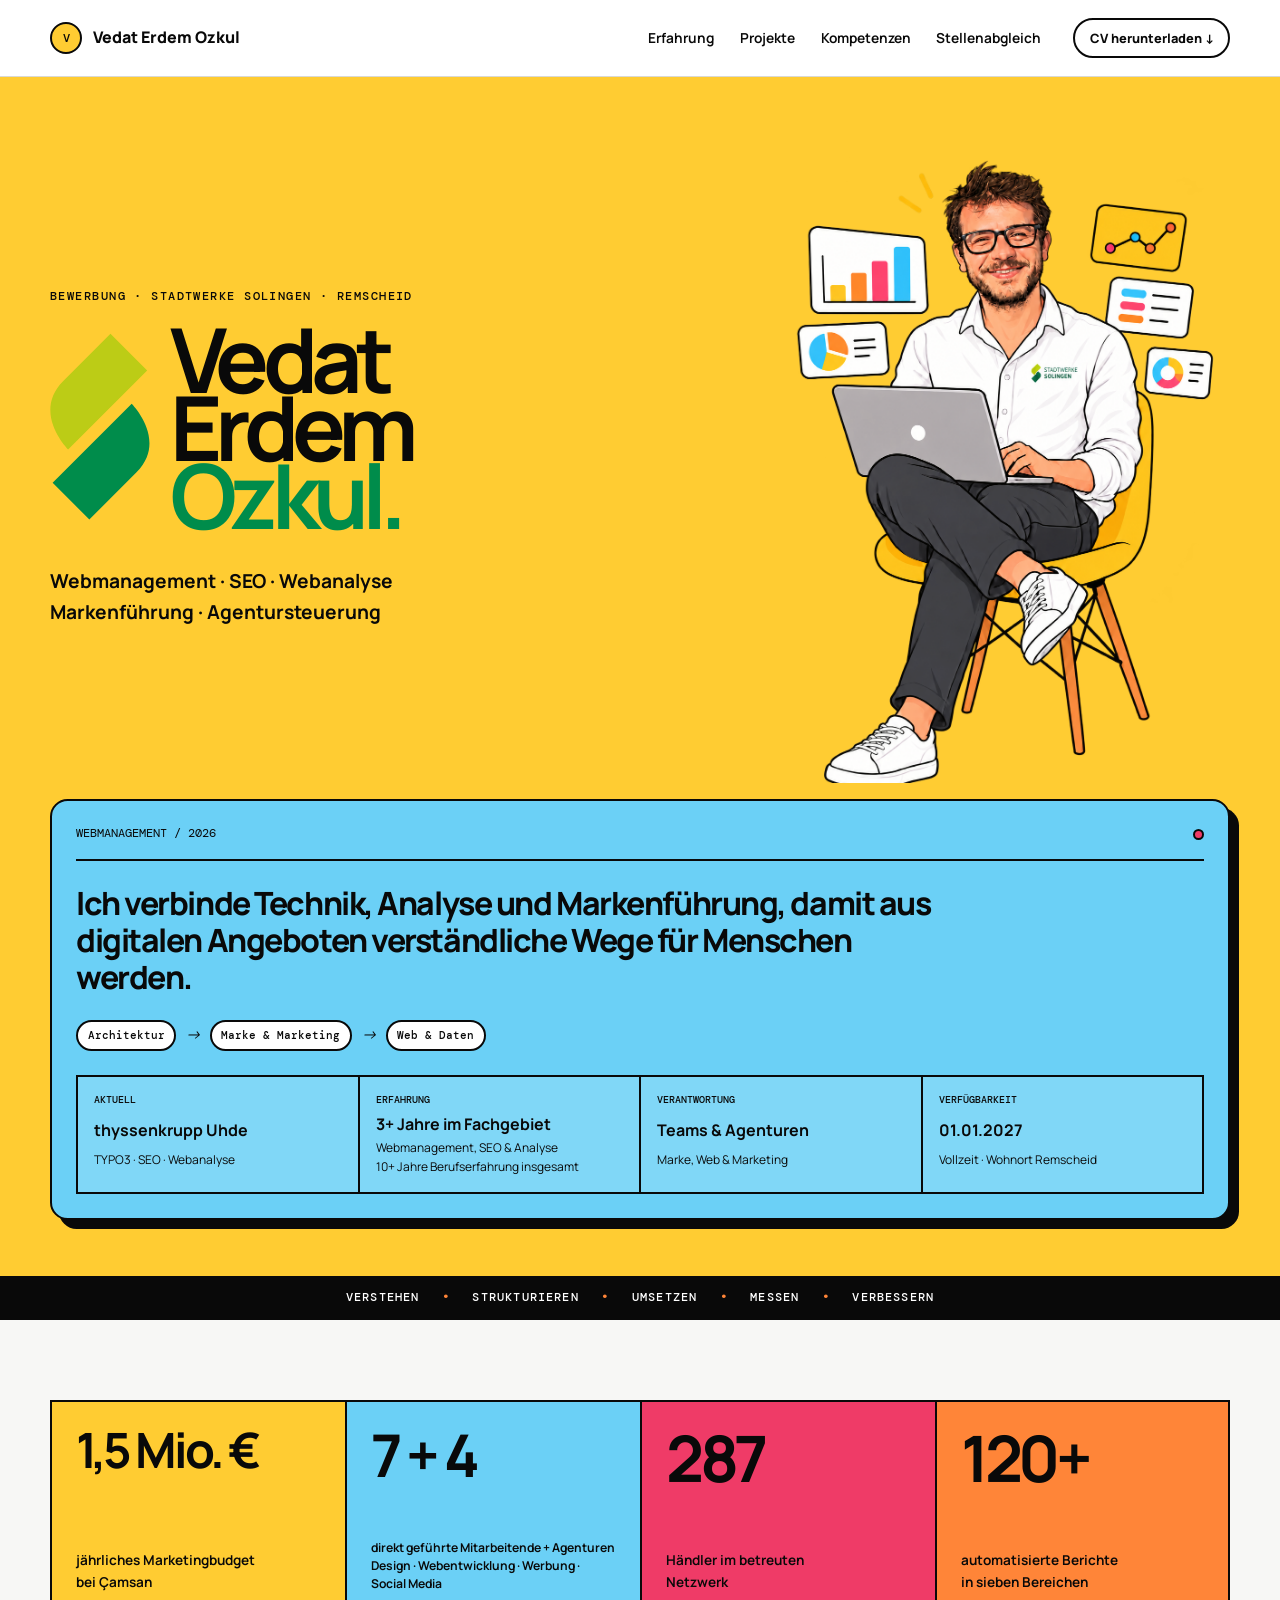
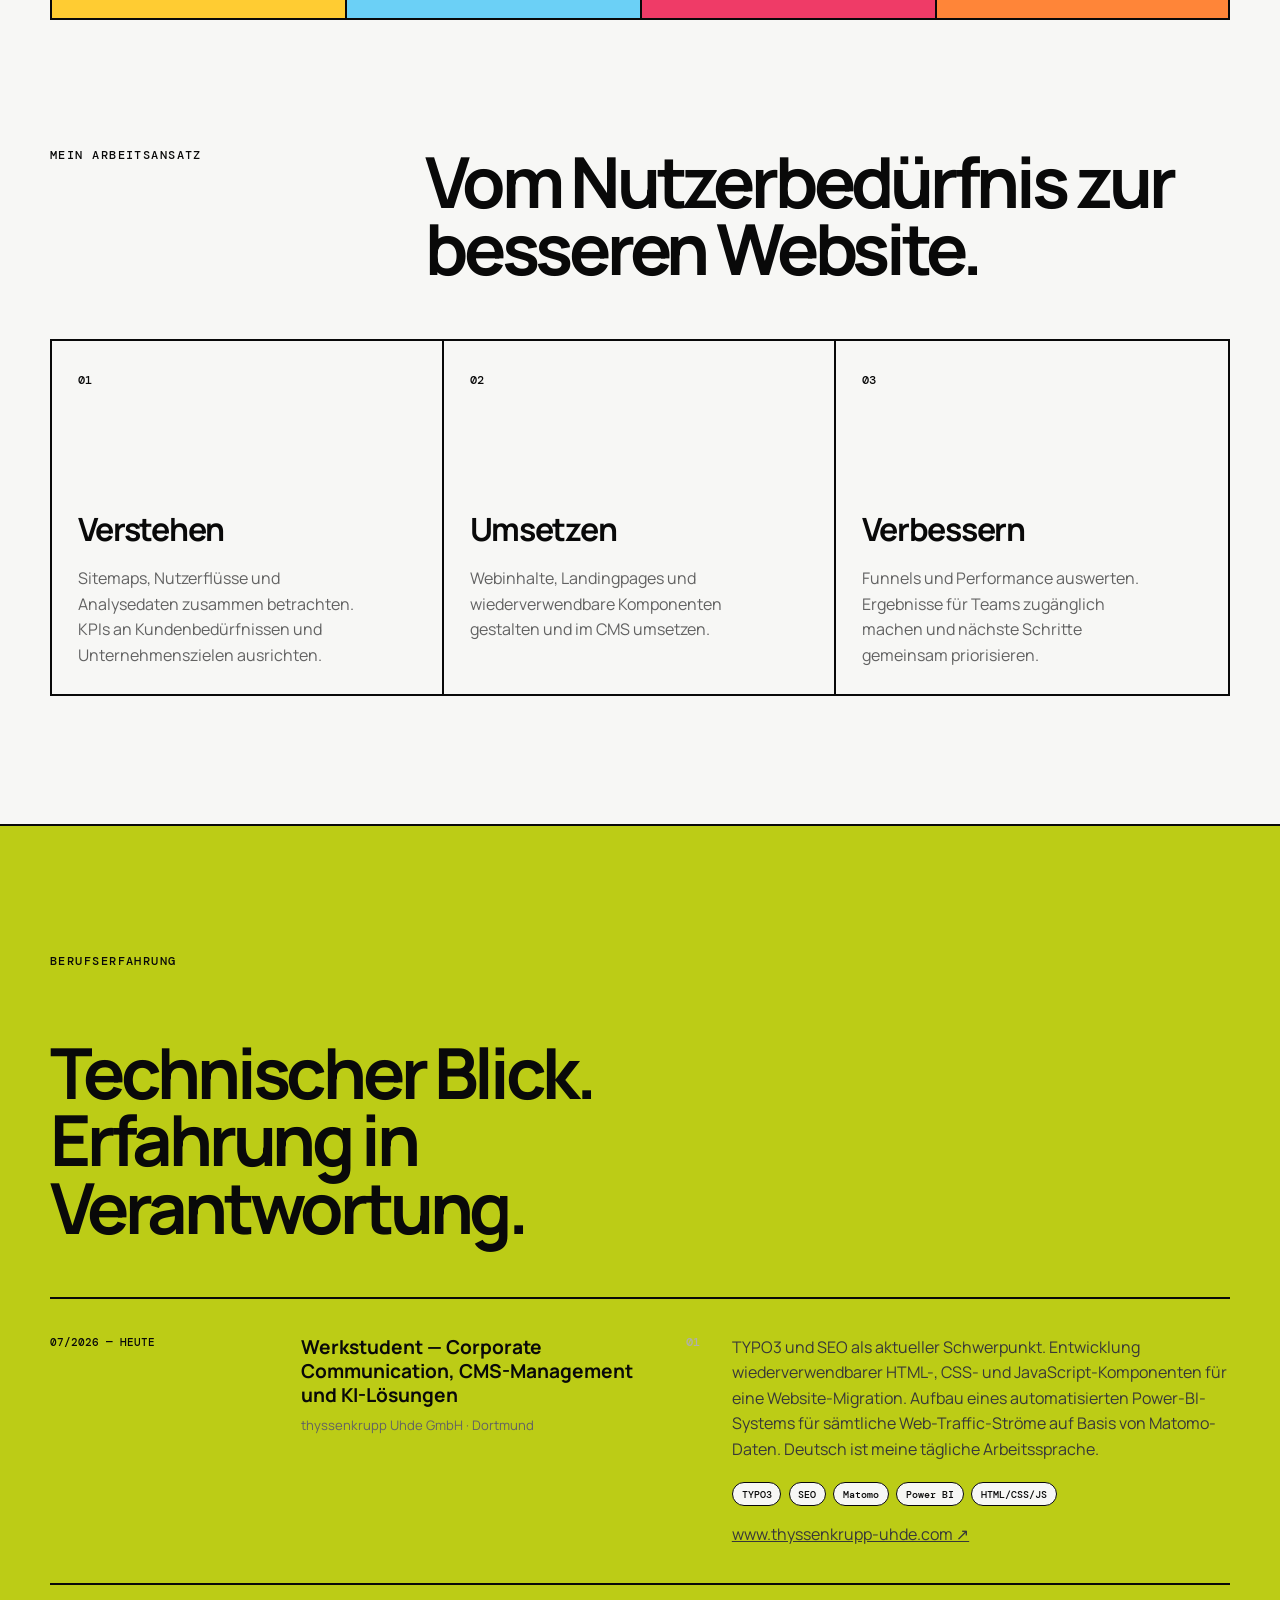
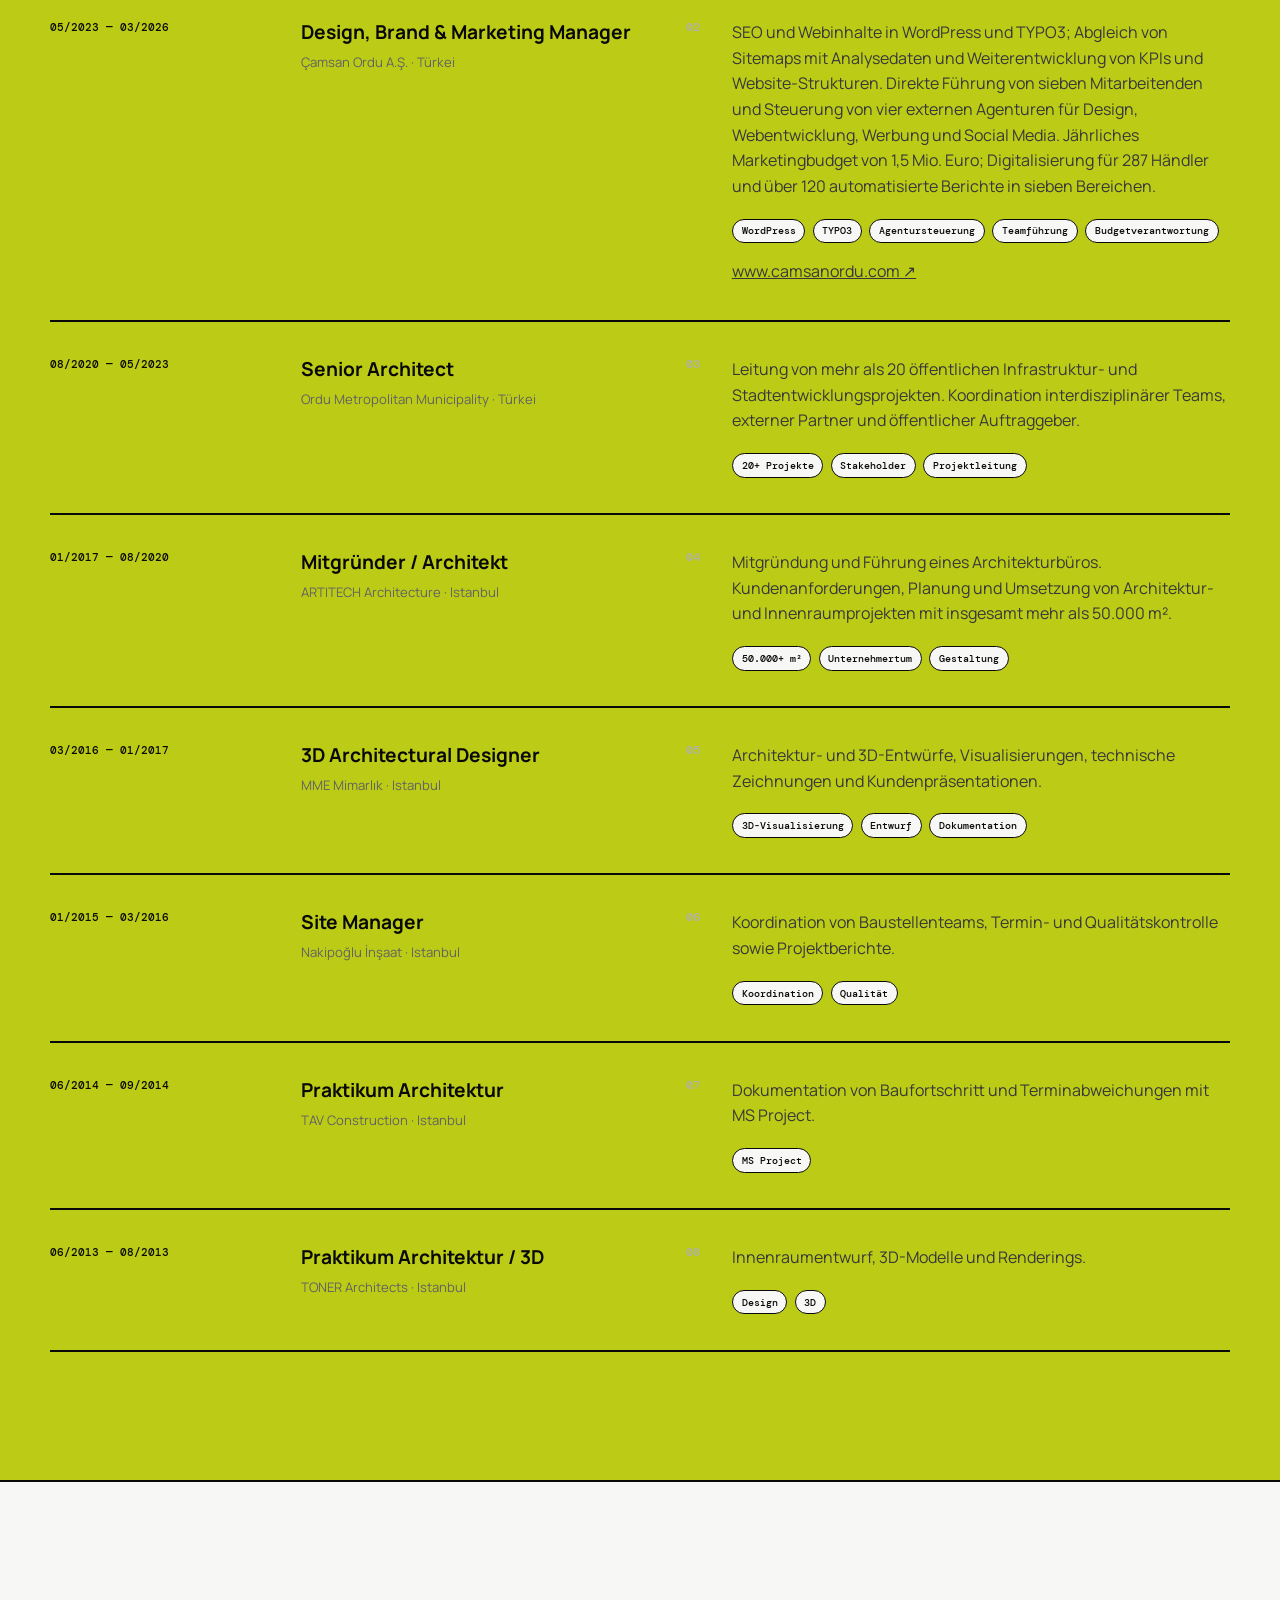
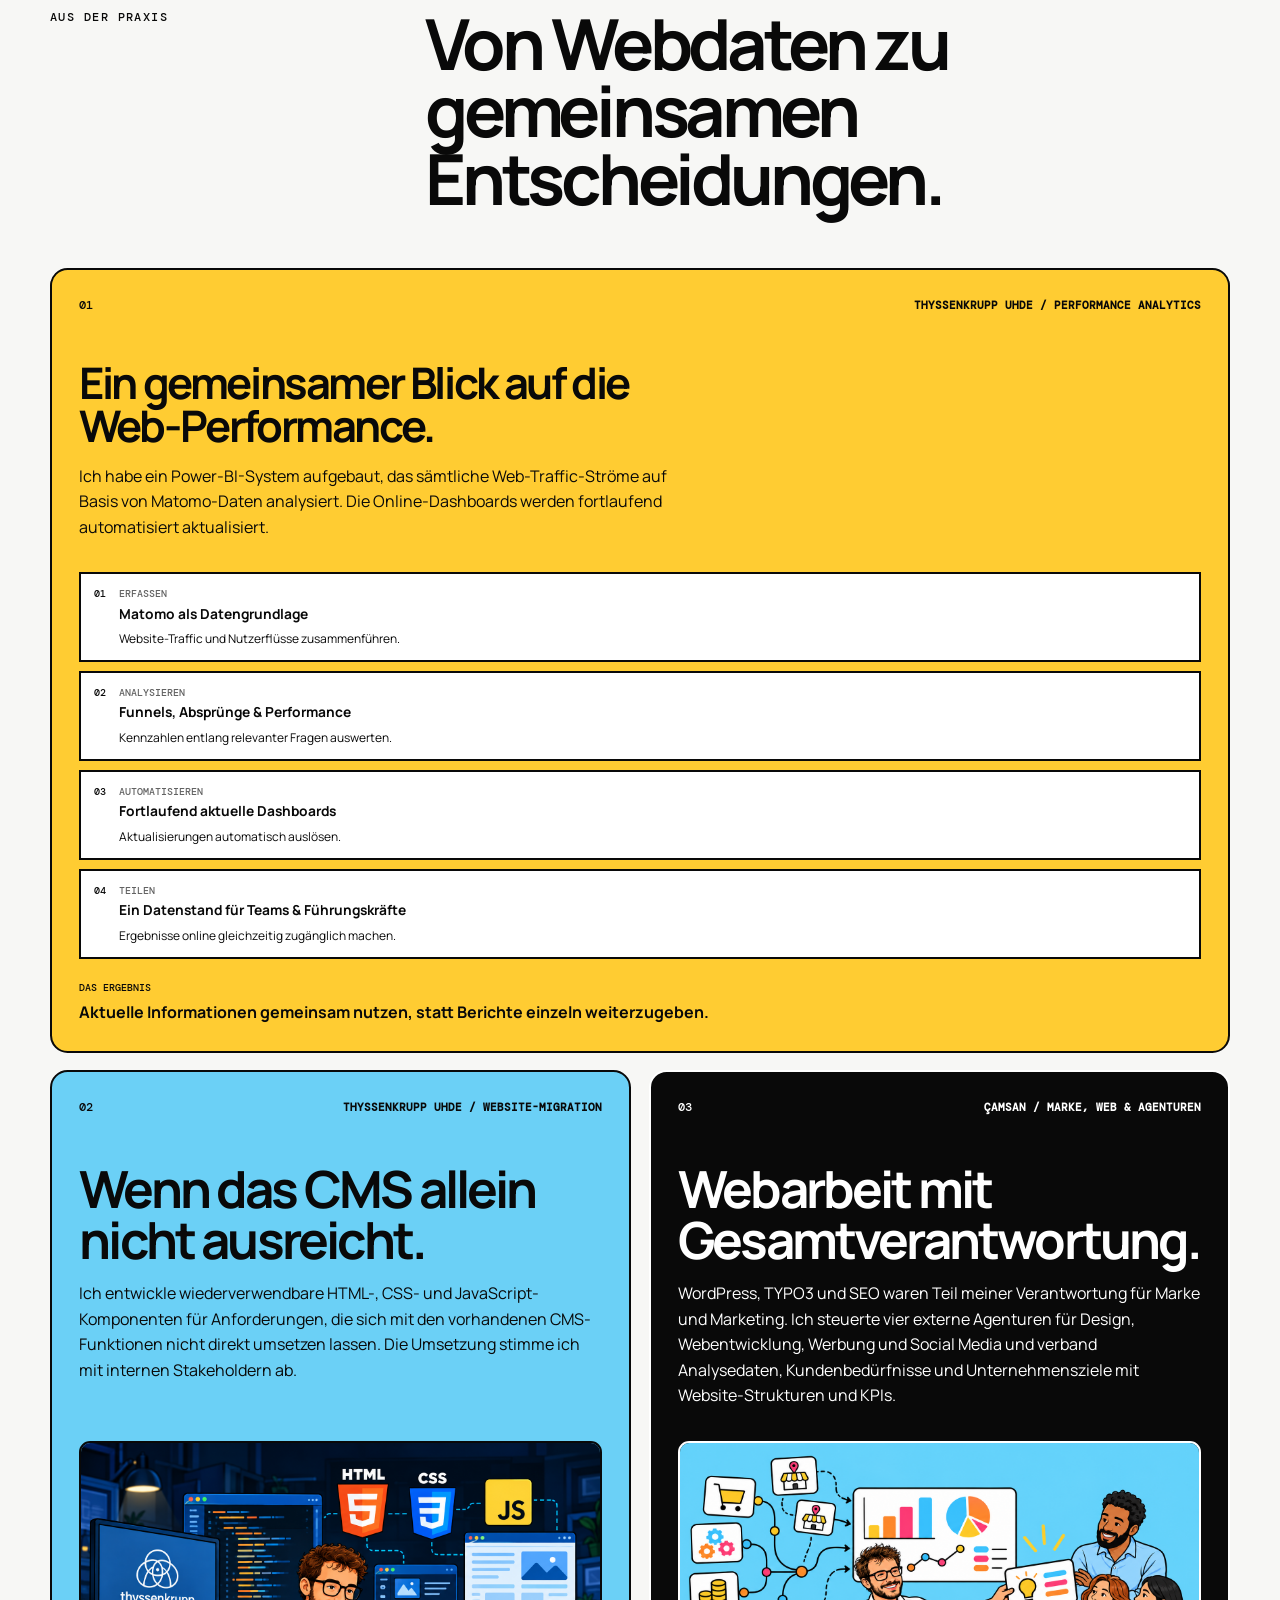
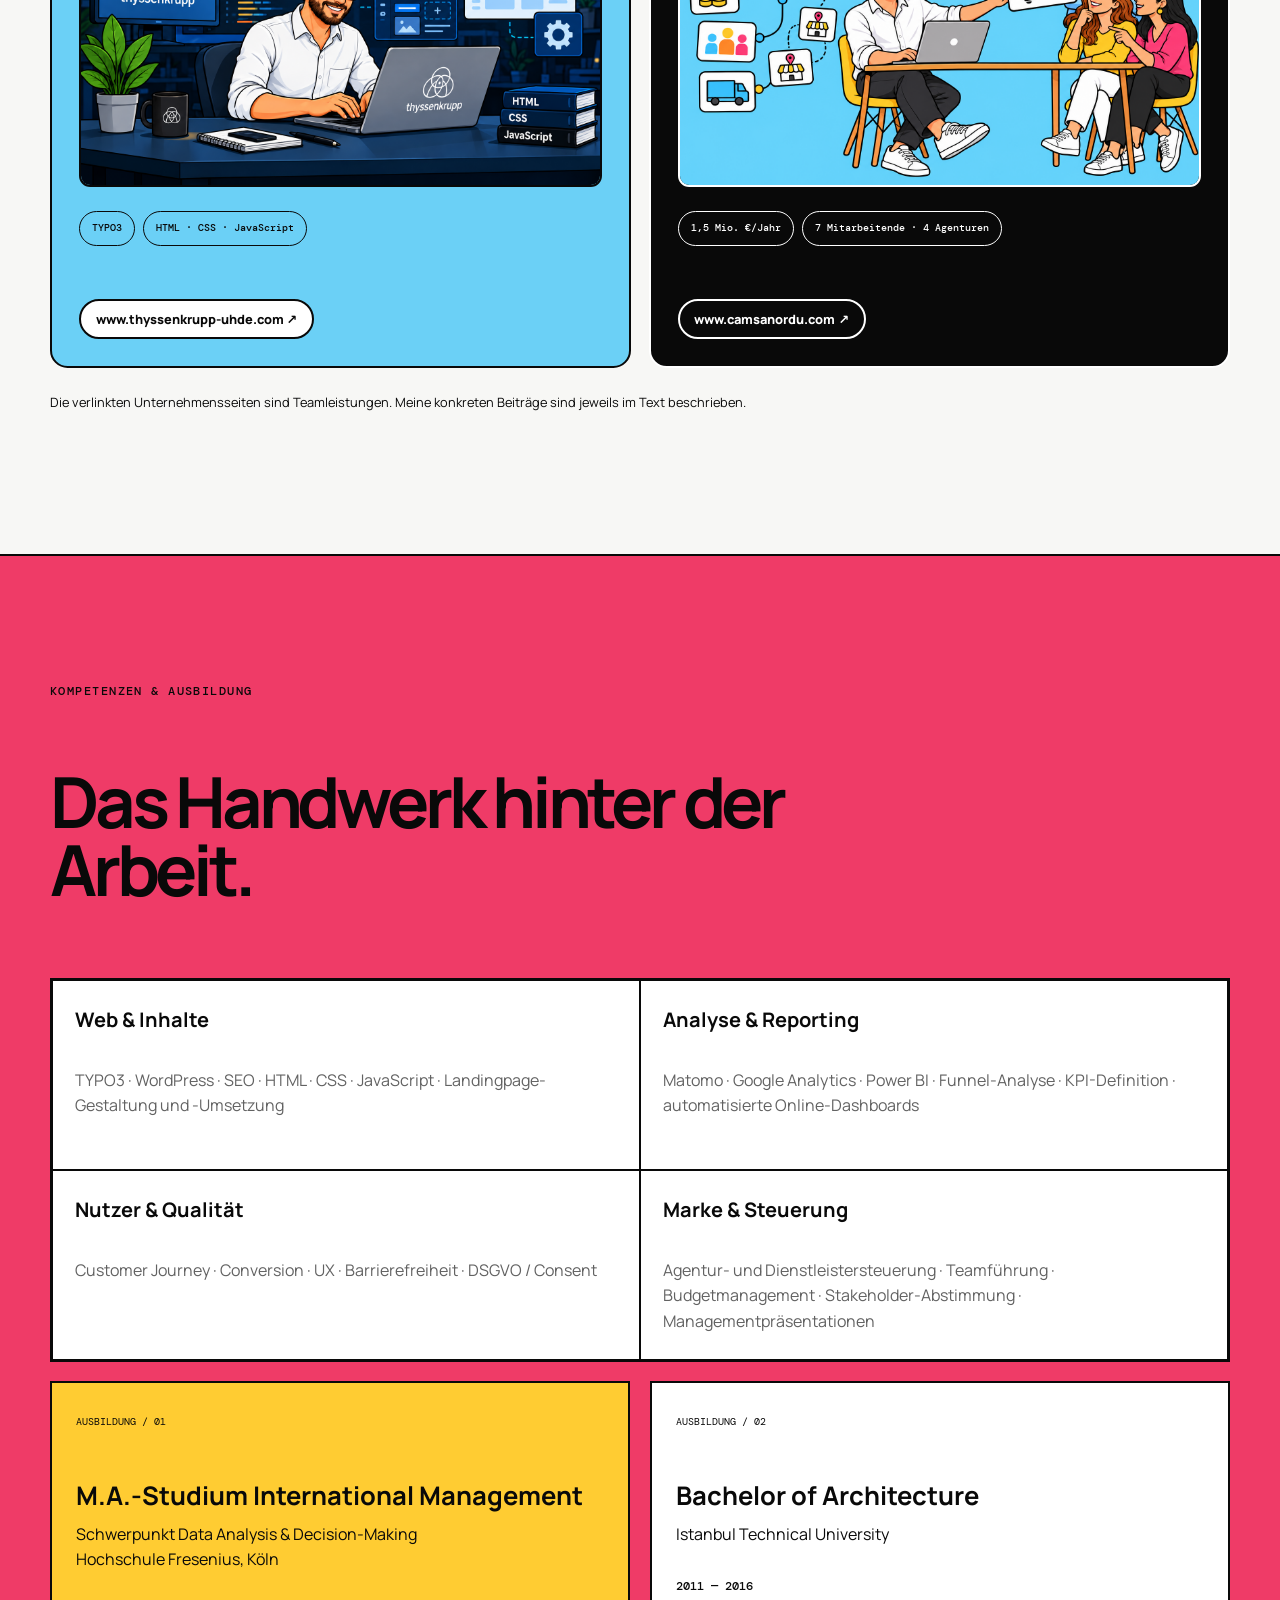
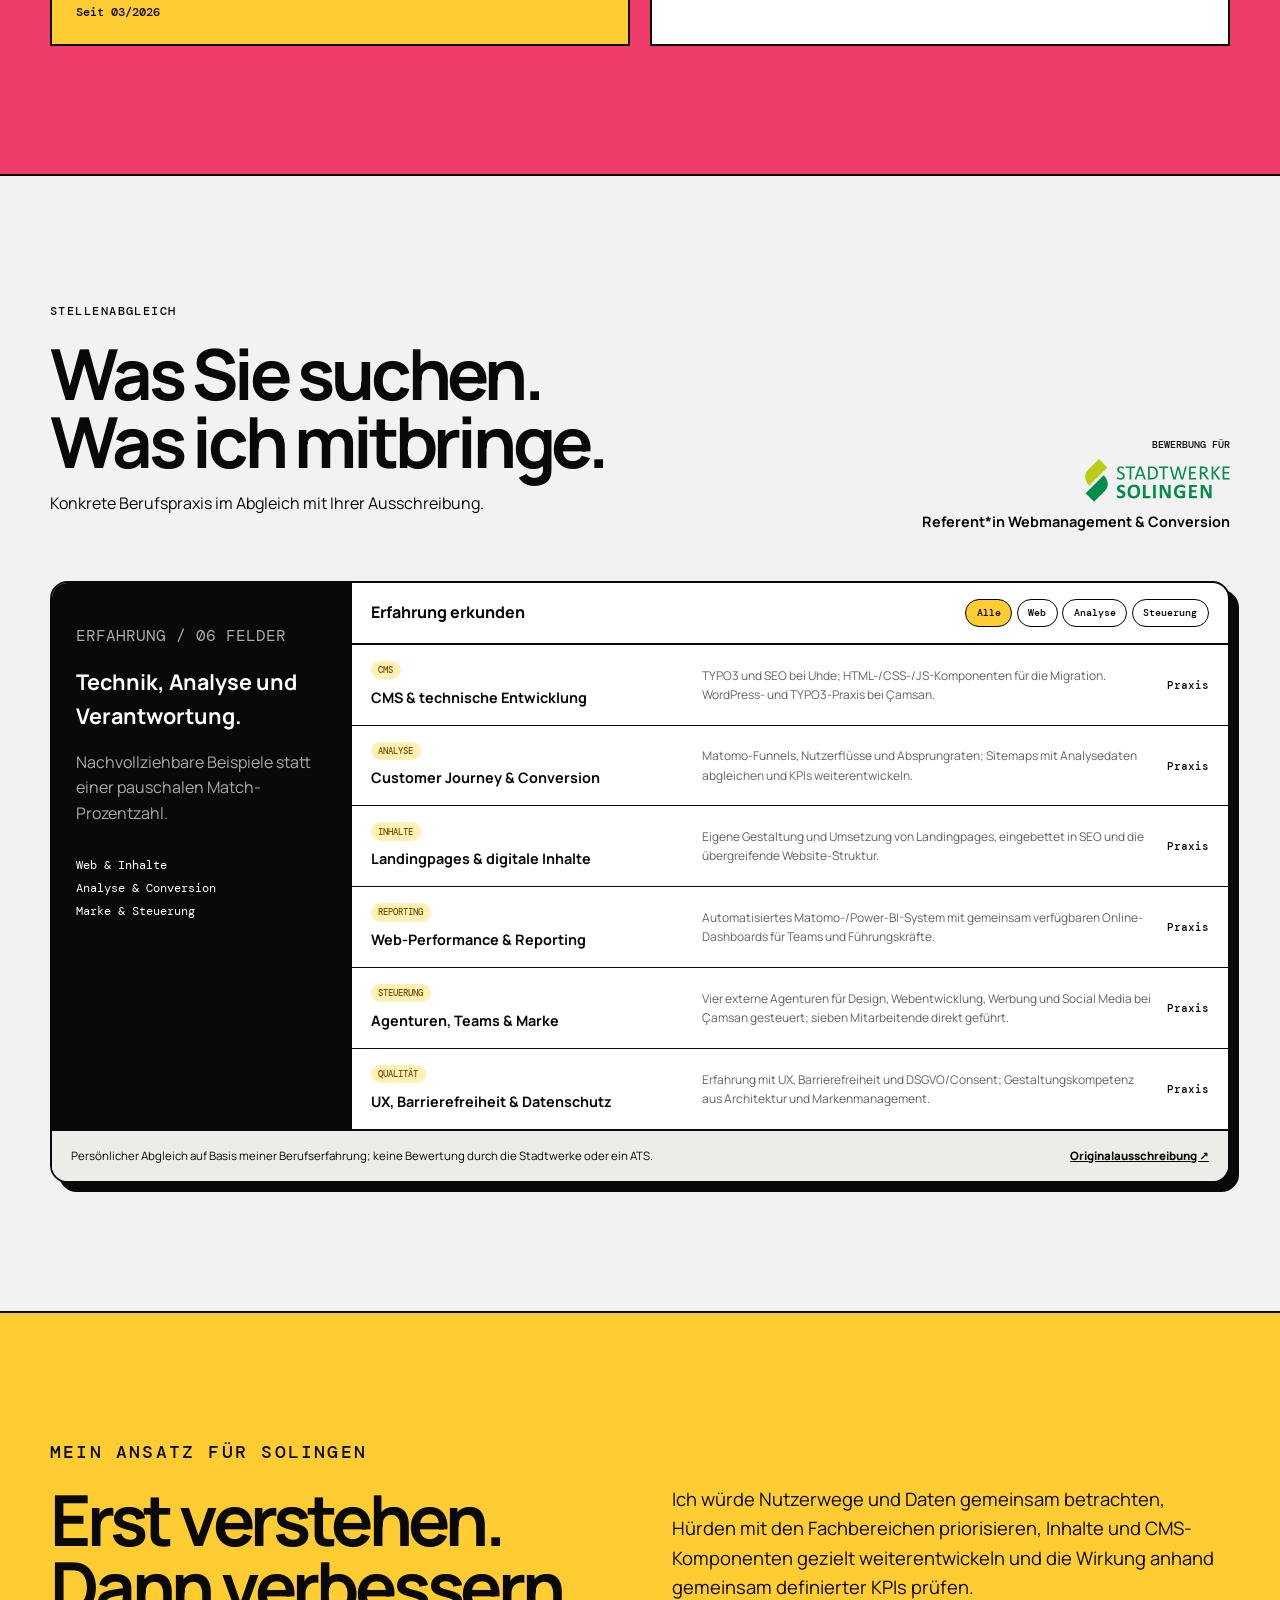
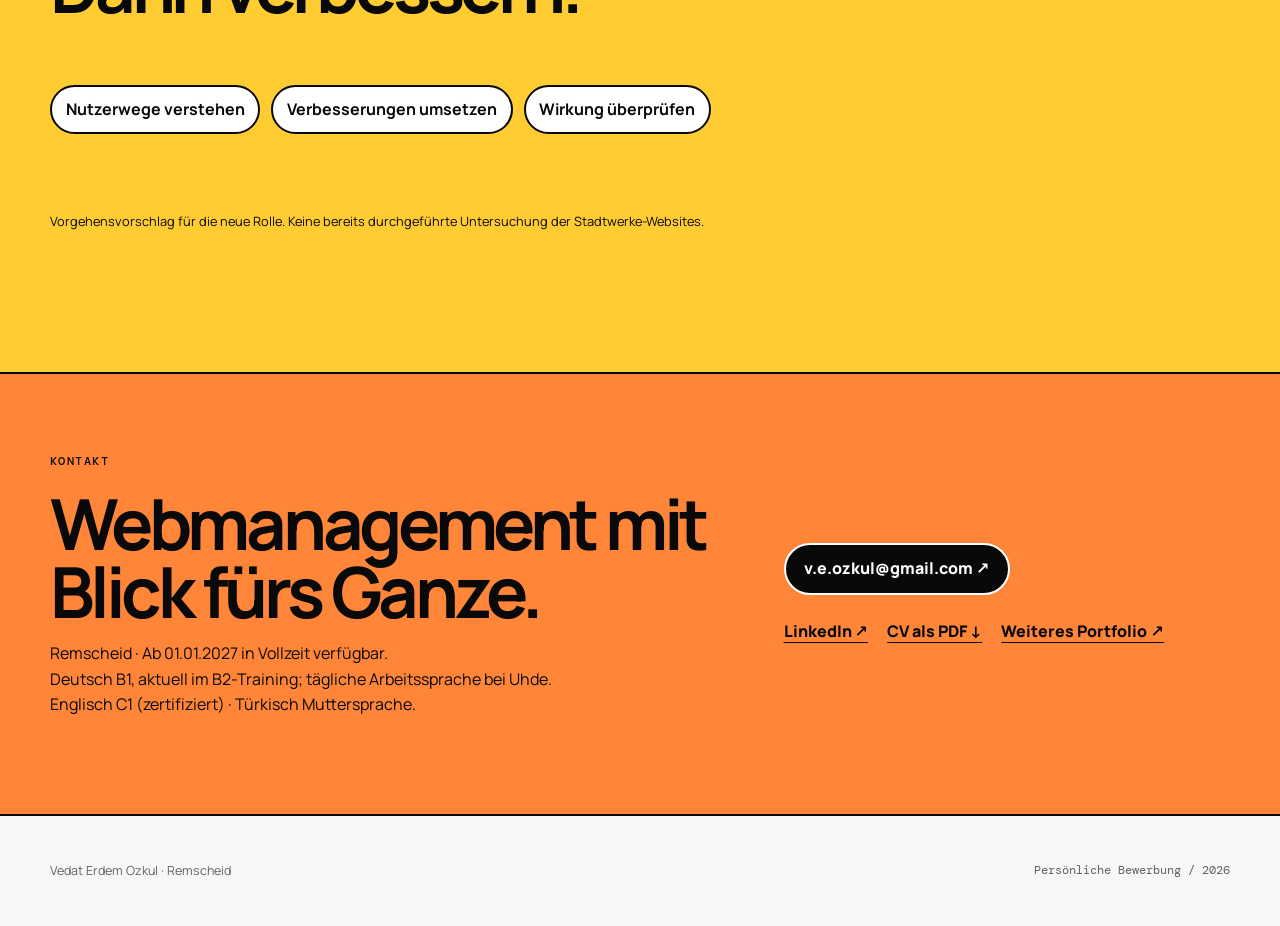
<file: index.html>
<!doctype html>
<html lang="de">
<head>
  <meta charset="utf-8">
  <meta name="viewport" content="width=device-width, initial-scale=1">
  <meta name="description" content="Bewerbungsportfolio für die Stadtwerke Solingen: Webmanagement, SEO, Analyse und Agentursteuerung.">
  <meta name="theme-color" content="#ffffff">
  <title>Vedat Erdem Ozkul — Webmanagement & Conversion</title>
  <link rel="icon" type="image/svg+xml" href="data:image/svg+xml,%3Csvg xmlns='http://www.w3.org/2000/svg' viewBox='0 0 64 64'%3E%3Crect width='64' height='64' rx='12' fill='%23ffcb2f'/%3E%3Cpath d='M14 16h9l9 31 9-31h9L37 52H27z' fill='%23090909'/%3E%3C/svg%3E">
  <link rel="preconnect" href="https://fonts.googleapis.com">
  <link rel="preconnect" href="https://fonts.gstatic.com" crossorigin>
  <link href="https://fonts.googleapis.com/css2?family=DM+Mono:wght@400;500&family=Manrope:wght@400;500;600;700;800&display=swap" rel="stylesheet">
  <link rel="stylesheet" href="styles.css?v=14">
  <script src="script.js?v=5" defer></script>
</head>
<body><a class="skip-link" href="#main">Zum Inhalt</a><header class="site-header" data-header><nav class="nav shell" aria-label="Hauptnavigation"><a class="identity" href="#top"><span class="identity-mark" aria-hidden="true">V</span><span>Vedat Erdem Ozkul</span></a><div class="nav-links"><a href="#experience">Erfahrung</a><a href="#projects">Projekte</a><a href="#skills">Kompetenzen</a><a href="#match">Stellenabgleich</a></div><a class="button button-small button-outline" href="assets/Vedat_Erdem_Ozkul_Stadtwerke_Solingen_Webmanagement.pdf" download>CV herunterladen ↓</a></nav></header><main id="main">
<section class="hero" id="top"><div class="hero-grid shell"><div class="hero-copy reveal"><p class="eyebrow">Bewerbung · Stadtwerke Solingen · Remscheid</p><div class="hero-name-lockup"><img class="hero-name-symbol" src="assets/stadtwerke-solingen-symbol.svg" alt="" aria-hidden="true" width="79" height="148"><h1>Vedat<br>Erdem<br><span class="hero-surname" translate="no">Ozkul.</span></h1></div><p class="hero-role">Webmanagement · SEO · Webanalyse<br>Markenführung · Agentursteuerung</p></div><figure class="hero-portrait reveal"><img src="assets/illustrations/vedat-solingen-transparent.png?v=1" alt="Illustration von Vedat am Laptop mit Datenvisualisierungen" width="1024" height="1536"></figure></div>
<aside class="profile-board shell reveal" aria-label="Berufliches Profil"><div class="board-top"><span class="mono">WEBMANAGEMENT / 2026</span><span class="board-dot" aria-hidden="true"></span></div><p class="profile-lead">Ich verbinde Technik, Analyse und Markenführung, damit aus digitalen Angeboten verständliche Wege für Menschen werden.</p><div class="profile-path"><span>Architektur</span><i aria-hidden="true">→</i><span>Marke &amp; Marketing</span><i aria-hidden="true">→</i><span>Web &amp; Daten</span></div><div class="board-grid"><div><small>Aktuell</small><strong>thyssenkrupp Uhde</strong><span>TYPO3 · SEO · Webanalyse</span></div><div><small>Erfahrung</small><strong>3+ Jahre im Fachgebiet</strong><span>Webmanagement, SEO &amp; Analyse<br>10+ Jahre Berufserfahrung insgesamt</span></div><div><small>Verantwortung</small><strong>Teams &amp; Agenturen</strong><span>Marke, Web &amp; Marketing</span></div><div><small>Verfügbarkeit</small><strong>01.01.2027</strong><span>Vollzeit · Wohnort Remscheid</span></div></div></aside><div class="hero-ribbon" aria-hidden="true"><span>VERSTEHEN</span><b>•</b><span>STRUKTURIEREN</span><b>•</b><span>UMSETZEN</span><b>•</b><span>MESSEN</span><b>•</b><span>VERBESSERN</span></div></section>
<section class="numbers shell" aria-label="Verantwortung bei Çamsan"><article class="number-card yellow reveal"><strong style="font-size:clamp(2rem,3.8vw,3.8rem)">1,5 Mio. €</strong><span>jährliches Marketingbudget<br>bei Çamsan</span></article><article class="number-card blue reveal"><strong>7 + 4</strong><span>direkt geführte Mitarbeitende + Agenturen<br>Design · Webentwicklung · Werbung · Social Media</span></article><article class="number-card pink reveal"><strong>287</strong><span>Händler im betreuten<br>Netzwerk</span></article><article class="number-card orange reveal"><strong>120+</strong><span>automatisierte Berichte<br>in sieben Bereichen</span></article></section>
<section class="section shell"><div class="section-title reveal"><p class="kicker">Mein Arbeitsansatz</p><h2>Vom Nutzerbedürfnis zur besseren Website.</h2></div><div class="practice-grid"><article class="practice reveal"><span>01</span><h3>Verstehen</h3><p>Sitemaps, Nutzerflüsse und Analysedaten zusammen betrachten. KPIs an Kundenbedürfnissen und Unternehmenszielen ausrichten.</p></article><article class="practice reveal"><span>02</span><h3>Umsetzen</h3><p>Webinhalte, Landingpages und wiederverwendbare Komponenten gestalten und im CMS umsetzen.</p></article><article class="practice reveal"><span>03</span><h3>Verbessern</h3><p>Funnels und Performance auswerten. Ergebnisse für Teams zugänglich machen und nächste Schritte gemeinsam priorisieren.</p></article></div></section>
<section class="experience-section" id="experience"><div class="section shell"><div class="section-title compact reveal"><p class="kicker">Berufserfahrung</p><h2>Technischer Blick. Erfahrung in Verantwortung.</h2></div><div class="timeline">
<article class="timeline-item reveal"><div class="timeline-date">07/2026 — HEUTE</div><div class="timeline-role"><span>01</span><h3>Werkstudent — Corporate Communication, CMS-Management und KI-Lösungen</h3><p>thyssenkrupp Uhde GmbH · Dortmund</p></div><div class="timeline-story"><p>TYPO3 und SEO als aktueller Schwerpunkt. Entwicklung wiederverwendbarer HTML-, CSS- und JavaScript-Komponenten für eine Website-Migration. Aufbau eines automatisierten Power-BI-Systems für sämtliche Web-Traffic-Ströme auf Basis von Matomo-Daten. Deutsch ist meine tägliche Arbeitssprache.</p><div class="chips"><span>TYPO3</span><span>SEO</span><span>Matomo</span><span>Power BI</span><span>HTML/CSS/JS</span></div><p style="margin-top:1rem"><a href="https://www.thyssenkrupp-uhde.com/" target="_blank" rel="noopener noreferrer">www.thyssenkrupp-uhde.com ↗</a></p></div></article><article class="timeline-item reveal"><div class="timeline-date">05/2023 — 03/2026</div><div class="timeline-role"><span>02</span><h3>Design, Brand &amp; Marketing Manager</h3><p>Çamsan Ordu A.Ş. · Türkei</p></div><div class="timeline-story"><p>SEO und Webinhalte in WordPress und TYPO3; Abgleich von Sitemaps mit Analysedaten und Weiterentwicklung von KPIs und Website-Strukturen. Direkte Führung von sieben Mitarbeitenden und Steuerung von vier externen Agenturen für Design, Webentwicklung, Werbung und Social Media. Jährliches Marketingbudget von 1,5 Mio. Euro; Digitalisierung für 287 Händler und über 120 automatisierte Berichte in sieben Bereichen.</p><div class="chips"><span>WordPress</span><span>TYPO3</span><span>Agentursteuerung</span><span>Teamführung</span><span>Budgetverantwortung</span></div><p style="margin-top:1rem"><a href="https://camsanordu.com/" target="_blank" rel="noopener noreferrer">www.camsanordu.com ↗</a></p></div></article><article class="timeline-item reveal"><div class="timeline-date">08/2020 — 05/2023</div><div class="timeline-role"><span>03</span><h3>Senior Architect</h3><p>Ordu Metropolitan Municipality · Türkei</p></div><div class="timeline-story"><p>Leitung von mehr als 20 öffentlichen Infrastruktur- und Stadtentwicklungsprojekten. Koordination interdisziplinärer Teams, externer Partner und öffentlicher Auftraggeber.</p><div class="chips"><span>20+ Projekte</span><span>Stakeholder</span><span>Projektleitung</span></div></div></article><article class="timeline-item reveal"><div class="timeline-date">01/2017 — 08/2020</div><div class="timeline-role"><span>04</span><h3>Mitgründer / Architekt</h3><p>ARTITECH Architecture · Istanbul</p></div><div class="timeline-story"><p>Mitgründung und Führung eines Architekturbüros. Kundenanforderungen, Planung und Umsetzung von Architektur- und Innenraumprojekten mit insgesamt mehr als 50.000 m².</p><div class="chips"><span>50.000+ m²</span><span>Unternehmertum</span><span>Gestaltung</span></div></div></article><article class="timeline-item reveal"><div class="timeline-date">03/2016 — 01/2017</div><div class="timeline-role"><span>05</span><h3>3D Architectural Designer</h3><p>MME Mimarlık · Istanbul</p></div><div class="timeline-story"><p>Architektur- und 3D-Entwürfe, Visualisierungen, technische Zeichnungen und Kundenpräsentationen.</p><div class="chips"><span>3D-Visualisierung</span><span>Entwurf</span><span>Dokumentation</span></div></div></article><article class="timeline-item reveal"><div class="timeline-date">01/2015 — 03/2016</div><div class="timeline-role"><span>06</span><h3>Site Manager</h3><p>Nakipoğlu İnşaat · Istanbul</p></div><div class="timeline-story"><p>Koordination von Baustellenteams, Termin- und Qualitätskontrolle sowie Projektberichte.</p><div class="chips"><span>Koordination</span><span>Qualität</span></div></div></article><article class="timeline-item reveal"><div class="timeline-date">06/2014 — 09/2014</div><div class="timeline-role"><span>07</span><h3>Praktikum Architektur</h3><p>TAV Construction · Istanbul</p></div><div class="timeline-story"><p>Dokumentation von Baufortschritt und Terminabweichungen mit MS Project.</p><div class="chips"><span>MS Project</span></div></div></article><article class="timeline-item reveal"><div class="timeline-date">06/2013 — 08/2013</div><div class="timeline-role"><span>08</span><h3>Praktikum Architektur / 3D</h3><p>TONER Architects · Istanbul</p></div><div class="timeline-story"><p>Innenraumentwurf, 3D-Modelle und Renderings.</p><div class="chips"><span>Design</span><span>3D</span></div></div></article></div></div></section>
<section class="section shell" id="projects"><div class="section-title reveal"><p class="kicker">Aus der Praxis</p><h2>Von Webdaten zu gemeinsamen Entscheidungen.</h2></div><div class="projects-grid"><article class="project project-wide communication-project reveal"><div class="project-meta"><span>01</span><b>THYSSENKRUPP UHDE / PERFORMANCE ANALYTICS</b></div><h3>Ein gemeinsamer Blick auf die Web-Performance.</h3><p>Ich habe ein Power-BI-System aufgebaut, das sämtliche Web-Traffic-Ströme auf Basis von Matomo-Daten analysiert. Die Online-Dashboards werden fortlaufend automatisiert aktualisiert.</p><div class="analytics-flow" aria-label="Ablauf des Reporting-Systems"><article><span>01</span><div><small>Erfassen</small><strong>Matomo als Datengrundlage</strong><p>Website-Traffic und Nutzerflüsse zusammenführen.</p></div></article><article><span>02</span><div><small>Analysieren</small><strong>Funnels, Absprünge &amp; Performance</strong><p>Kennzahlen entlang relevanter Fragen auswerten.</p></div></article><article><span>03</span><div><small>Automatisieren</small><strong>Fortlaufend aktuelle Dashboards</strong><p>Aktualisierungen automatisch auslösen.</p></div></article><article><span>04</span><div><small>Teilen</small><strong>Ein Datenstand für Teams &amp; Führungskräfte</strong><p>Ergebnisse online gleichzeitig zugänglich machen.</p></div></article></div><div class="analytics-outcome"><small>DAS ERGEBNIS</small><strong>Aktuelle Informationen gemeinsam nutzen, statt Berichte einzeln weiterzugeben.</strong></div></article>
<article class="project case-balanced reveal"><div class="project-meta"><span>02</span><b>THYSSENKRUPP UHDE / WEBSITE-MIGRATION</b></div><h3>Wenn das CMS allein nicht ausreicht.</h3><p>Ich entwickle wiederverwendbare HTML-, CSS- und JavaScript-Komponenten für Anforderungen, die sich mit den vorhandenen CMS-Funktionen nicht direkt umsetzen lassen. Die Umsetzung stimme ich mit internen Stakeholdern ab.</p><figure class="project-illustration cms-illustration"><img src="assets/illustrations/cms-web-development.png" alt="Konzeptionelle Illustration: Vedat entwickelt Webkomponenten mit HTML, CSS und JavaScript am Laptop" width="1536" height="1024" loading="lazy"></figure><div class="case-tags"><span>TYPO3</span><span>HTML · CSS · JavaScript</span></div><div class="case-action"><a class="button button-small" href="https://www.thyssenkrupp-uhde.com/" target="_blank" rel="noopener noreferrer">www.thyssenkrupp-uhde.com ↗</a></div></article>
<article class="project project-dark case-balanced reveal"><div class="project-meta"><span>03</span><b>ÇAMSAN / MARKE, WEB &amp; AGENTUREN</b></div><h3>Webarbeit mit Gesamtverantwortung.</h3><p>WordPress, TYPO3 und SEO waren Teil meiner Verantwortung für Marke und Marketing. Ich steuerte vier externe Agenturen für Design, Webentwicklung, Werbung und Social Media und verband Analysedaten, Kundenbedürfnisse und Unternehmensziele mit Website-Strukturen und KPIs.</p><figure class="project-illustration business-illustration"><img src="assets/illustrations/business-data-network.png" alt="Illustration eines Teams, das vernetzte Geschäftsdaten gemeinsam nutzt" width="1536" height="1024" loading="lazy"></figure><div class="case-tags"><span>1,5 Mio. €/Jahr</span><span>7 Mitarbeitende · 4 Agenturen</span></div><div class="case-action"><a class="button button-small" href="https://camsanordu.com/" target="_blank" rel="noopener noreferrer">www.camsanordu.com ↗</a></div></article></div><p style="font-size:.8rem;margin-top:1.5rem">Die verlinkten Unternehmensseiten sind Teamleistungen. Meine konkreten Beiträge sind jeweils im Text beschrieben.</p></section>
<section class="skills-section" id="skills"><div class="section shell skills-layout"><div class="section-title compact reveal"><p class="kicker">Kompetenzen &amp; Ausbildung</p><h2>Das Handwerk hinter der Arbeit.</h2></div><div class="skill-groups reveal"><div><h3>Web &amp; Inhalte</h3><p>TYPO3 · WordPress · SEO · HTML · CSS · JavaScript · Landingpage-Gestaltung und -Umsetzung</p></div><div><h3>Analyse &amp; Reporting</h3><p>Matomo · Google Analytics · Power BI · Funnel-Analyse · KPI-Definition · automatisierte Online-Dashboards</p></div><div><h3>Nutzer &amp; Qualität</h3><p>Customer Journey · Conversion · UX · Barrierefreiheit · DSGVO / Consent</p></div><div><h3>Marke &amp; Steuerung</h3><p>Agentur- und Dienstleistersteuerung · Teamführung · Budgetmanagement · Stakeholder-Abstimmung · Managementpräsentationen</p></div></div><div class="education-card reveal"><span class="mono">AUSBILDUNG / 01</span><h3>M.A.-Studium International Management</h3><p>Schwerpunkt Data Analysis &amp; Decision-Making<br>Hochschule Fresenius, Köln</p><strong>Seit 03/2026</strong></div><div class="education-card secondary reveal"><span class="mono">AUSBILDUNG / 02</span><h3>Bachelor of Architecture</h3><p>Istanbul Technical University</p><strong>2011 — 2016</strong></div></div></section>
<section class="match-section" id="match"><div class="section shell"><div class="match-intro reveal"><div><p class="kicker">Stellenabgleich</p><h2>Was Sie suchen.<br>Was ich mitbringe.</h2><p>Konkrete Berufspraxis im Abgleich mit Ihrer Ausschreibung.</p></div><div class="target-role"><span>Bewerbung für</span><img src="assets/stadtwerke-solingen-logo.svg" alt="Stadtwerke Solingen"><strong>Referent*in Webmanagement &amp; Conversion</strong></div></div><div class="dashboard reveal"><aside class="score-card"><p class="mono">ERFAHRUNG / 06 FELDER</p><h3>Technik, Analyse und Verantwortung.</h3><p>Nachvollziehbare Beispiele statt einer pauschalen Match-Prozentzahl.</p><div class="legend"><span>Web &amp; Inhalte</span><span>Analyse &amp; Conversion</span><span>Marke &amp; Steuerung</span></div></aside><div class="dashboard-main"><div class="dashboard-toolbar"><p>Erfahrung erkunden</p><div class="filter-buttons" role="group" aria-label="Erfahrungsfelder filtern"><button class="active" type="button" data-filter="all">Alle</button><button type="button" data-filter="web">Web</button><button type="button" data-filter="analyse">Analyse</button><button type="button" data-filter="leitung">Steuerung</button></div></div><div class="evidence-list">
<article class="evidence" data-status="web"><div><span class="status adjacent">CMS</span><h3>CMS & technische Entwicklung</h3></div><p>TYPO3 und SEO bei Uhde; HTML-/CSS-/JS-Komponenten für die Migration. WordPress- und TYPO3-Praxis bei Çamsan.</p><strong>Praxis</strong></article><article class="evidence" data-status="analyse"><div><span class="status adjacent">Analyse</span><h3>Customer Journey & Conversion</h3></div><p>Matomo-Funnels, Nutzerflüsse und Absprungraten; Sitemaps mit Analysedaten abgleichen und KPIs weiterentwickeln.</p><strong>Praxis</strong></article><article class="evidence" data-status="web"><div><span class="status adjacent">Inhalte</span><h3>Landingpages & digitale Inhalte</h3></div><p>Eigene Gestaltung und Umsetzung von Landingpages, eingebettet in SEO und die übergreifende Website-Struktur.</p><strong>Praxis</strong></article><article class="evidence" data-status="analyse"><div><span class="status adjacent">Reporting</span><h3>Web-Performance & Reporting</h3></div><p>Automatisiertes Matomo-/Power-BI-System mit gemeinsam verfügbaren Online-Dashboards für Teams und Führungskräfte.</p><strong>Praxis</strong></article><article class="evidence" data-status="leitung"><div><span class="status adjacent">Steuerung</span><h3>Agenturen, Teams & Marke</h3></div><p>Vier externe Agenturen für Design, Webentwicklung, Werbung und Social Media bei Çamsan gesteuert; sieben Mitarbeitende direkt geführt.</p><strong>Praxis</strong></article><article class="evidence" data-status="web"><div><span class="status adjacent">Qualität</span><h3>UX, Barrierefreiheit & Datenschutz</h3></div><p>Erfahrung mit UX, Barrierefreiheit und DSGVO/Consent; Gestaltungskompetenz aus Architektur und Markenmanagement.</p><strong>Praxis</strong></article></div></div><div class="dashboard-note"><p>Persönlicher Abgleich auf Basis meiner Berufserfahrung; keine Bewertung durch die Stadtwerke oder ein ATS.</p><a href="https://recruitingapp-5578.de.umantis.com/Vacancies/3011/Description/1" target="_blank" rel="noopener noreferrer">Originalausschreibung ↗</a></div></div></div></section>
<section class="personal-section"><div class="section shell personal-grid reveal"><div><p class="kicker">Mein Ansatz für Solingen</p><h2>Erst verstehen.<br>Dann verbessern.</h2></div><p>Ich würde Nutzerwege und Daten gemeinsam betrachten, Hürden mit den Fachbereichen priorisieren, Inhalte und CMS-Komponenten gezielt weiterentwickeln und die Wirkung anhand gemeinsam definierter KPIs prüfen.</p><div class="personal-tags"><span>Nutzerwege verstehen</span><span>Verbesserungen umsetzen</span><span>Wirkung überprüfen</span></div><p style="font-size:.8rem;grid-column:1/-1">Vorgehensvorschlag für die neue Rolle. Keine bereits durchgeführte Untersuchung der Stadtwerke-Websites.</p></div></section>
<section class="contact-section"><div class="contact shell reveal"><div><p class="kicker">Kontakt</p><h2>Webmanagement mit Blick fürs Ganze.</h2><p>Remscheid · Ab 01.01.2027 in Vollzeit verfügbar.<br>Deutsch B1, aktuell im B2-Training; tägliche Arbeitssprache bei Uhde.<br>Englisch C1 (zertifiziert) · Türkisch Muttersprache.</p></div><div class="contact-actions"><a class="button button-dark" href="mailto:v.e.ozkul@gmail.com">v.e.ozkul@gmail.com ↗</a><div><a href="https://www.linkedin.com/in/erdem-ozkul" target="_blank" rel="noopener noreferrer">LinkedIn ↗</a><a href="assets/Vedat_Erdem_Ozkul_Stadtwerke_Solingen_Webmanagement.pdf" download>CV als PDF ↓</a><a href="portfolio-general.html">Weiteres Portfolio ↗</a></div></div></div></section></main><footer class="footer shell"><p>Vedat Erdem Ozkul · Remscheid</p><p class="mono">Persönliche Bewerbung / 2026</p></footer></body></html>
</file>
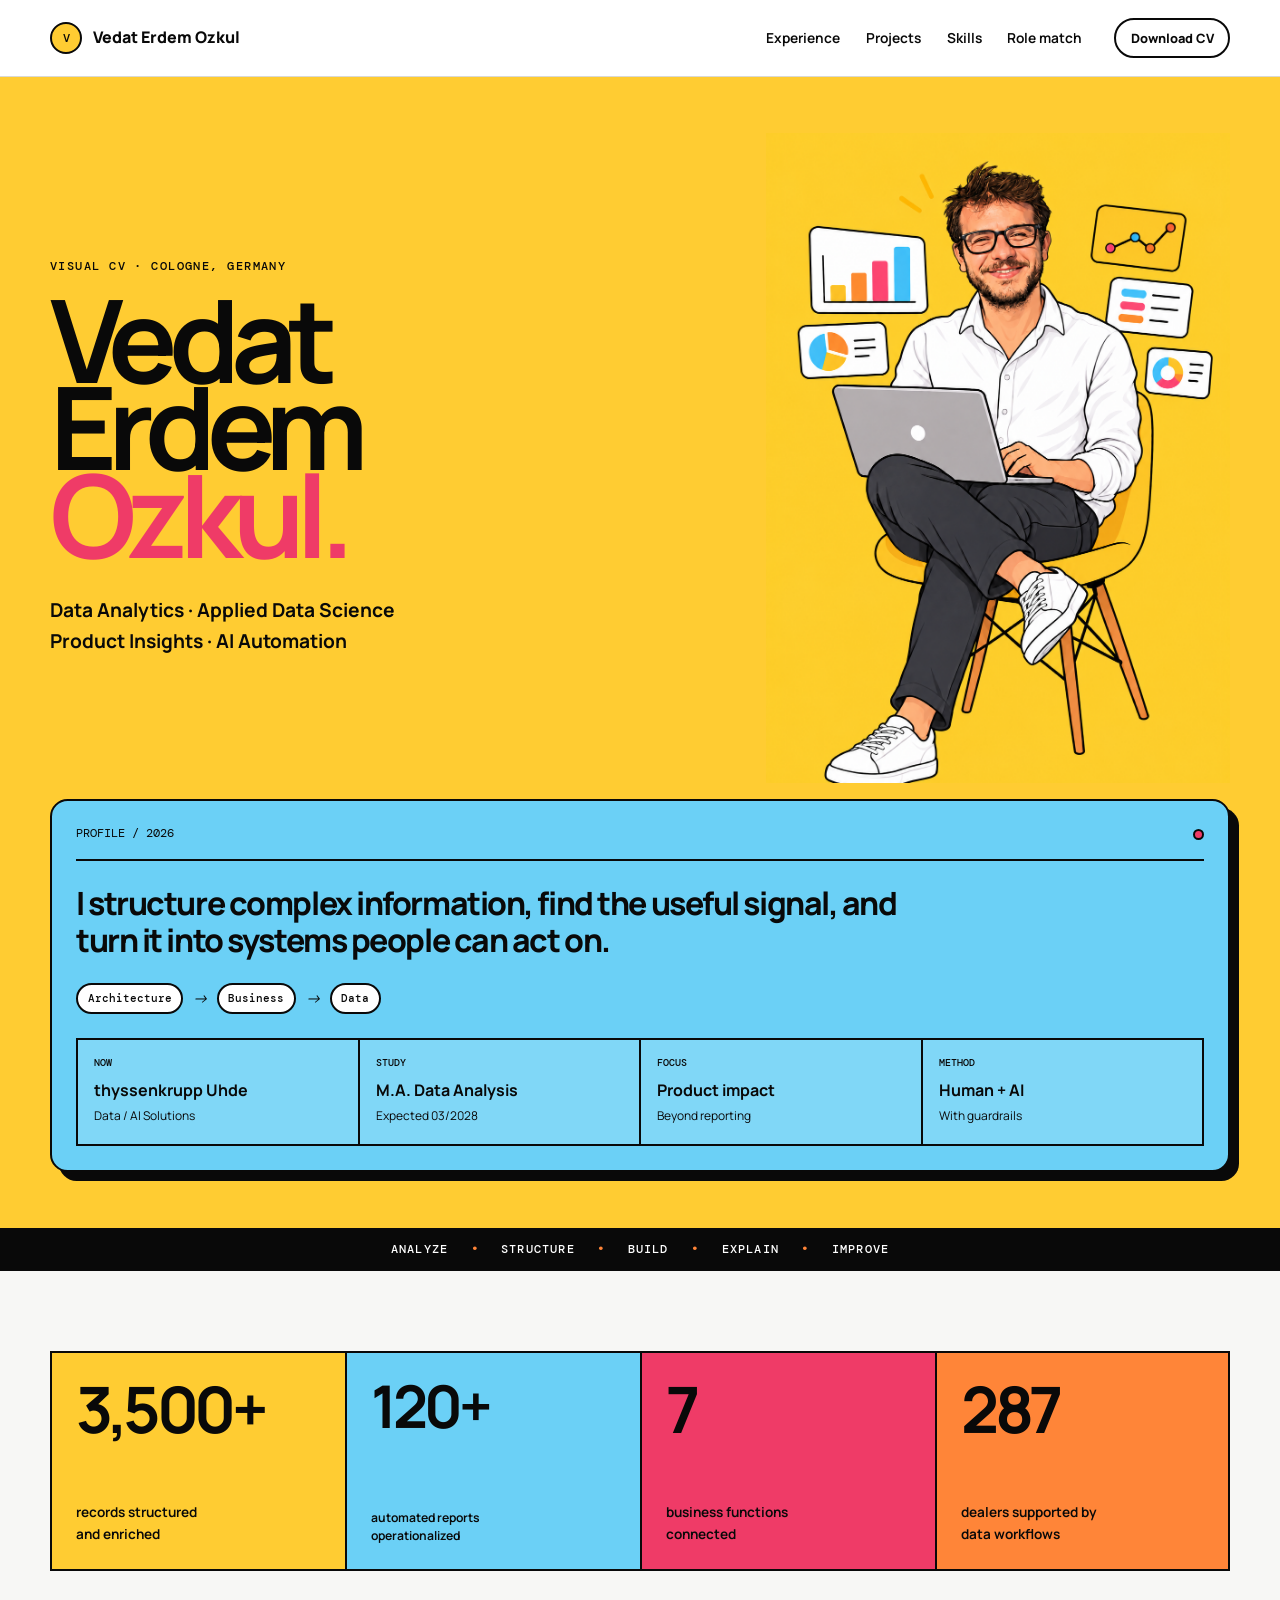
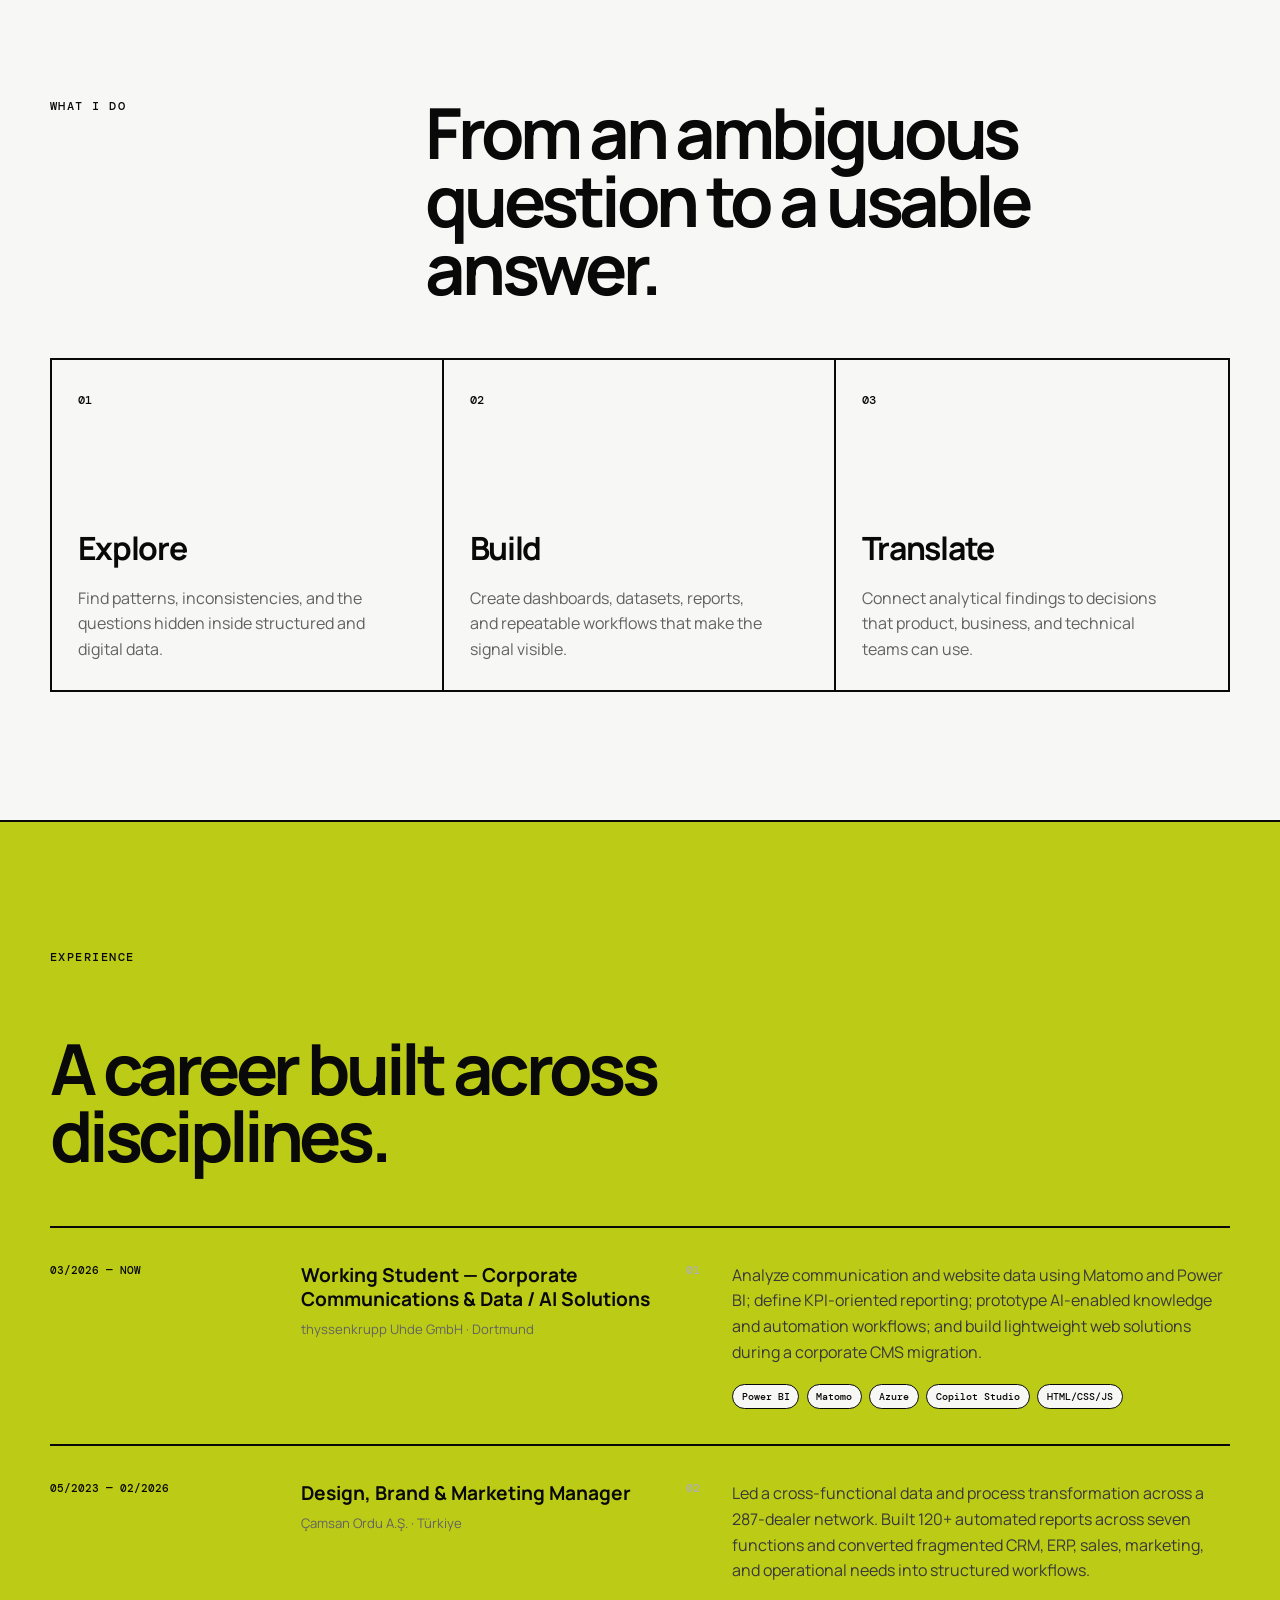
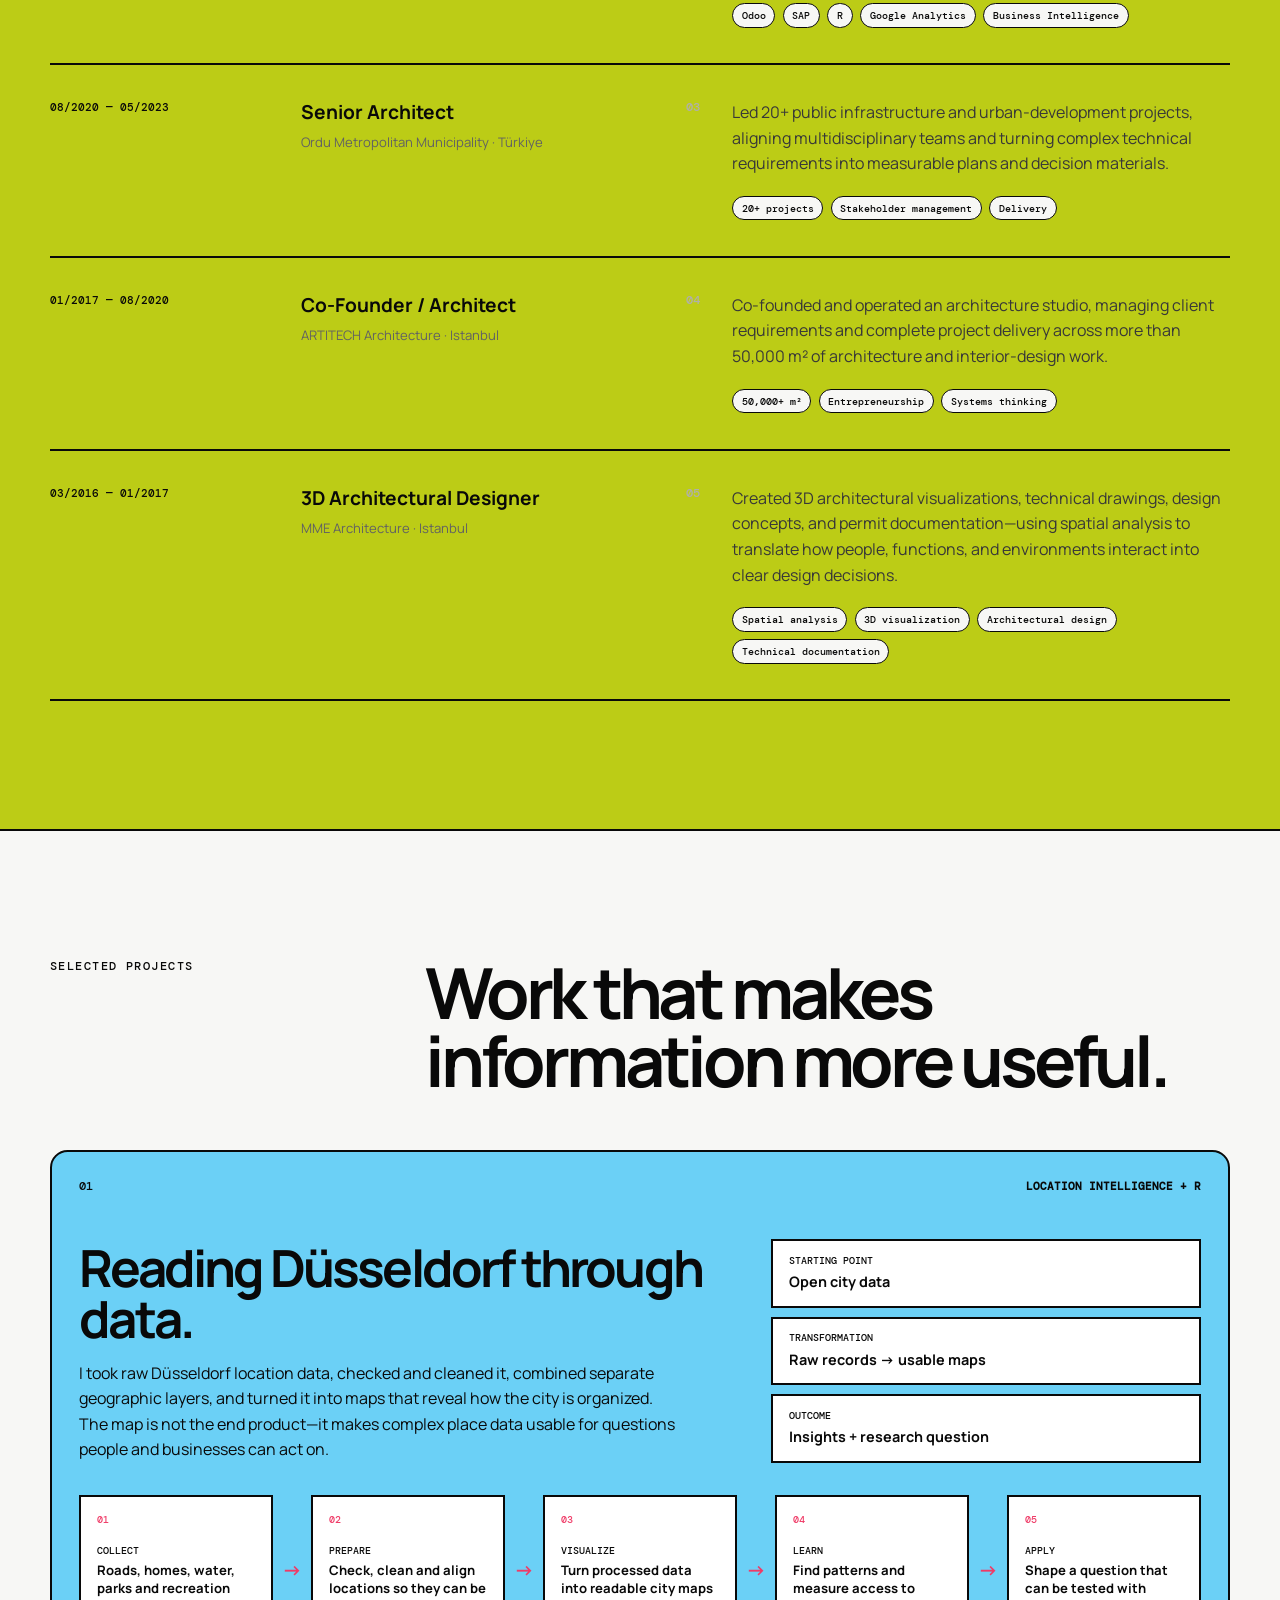
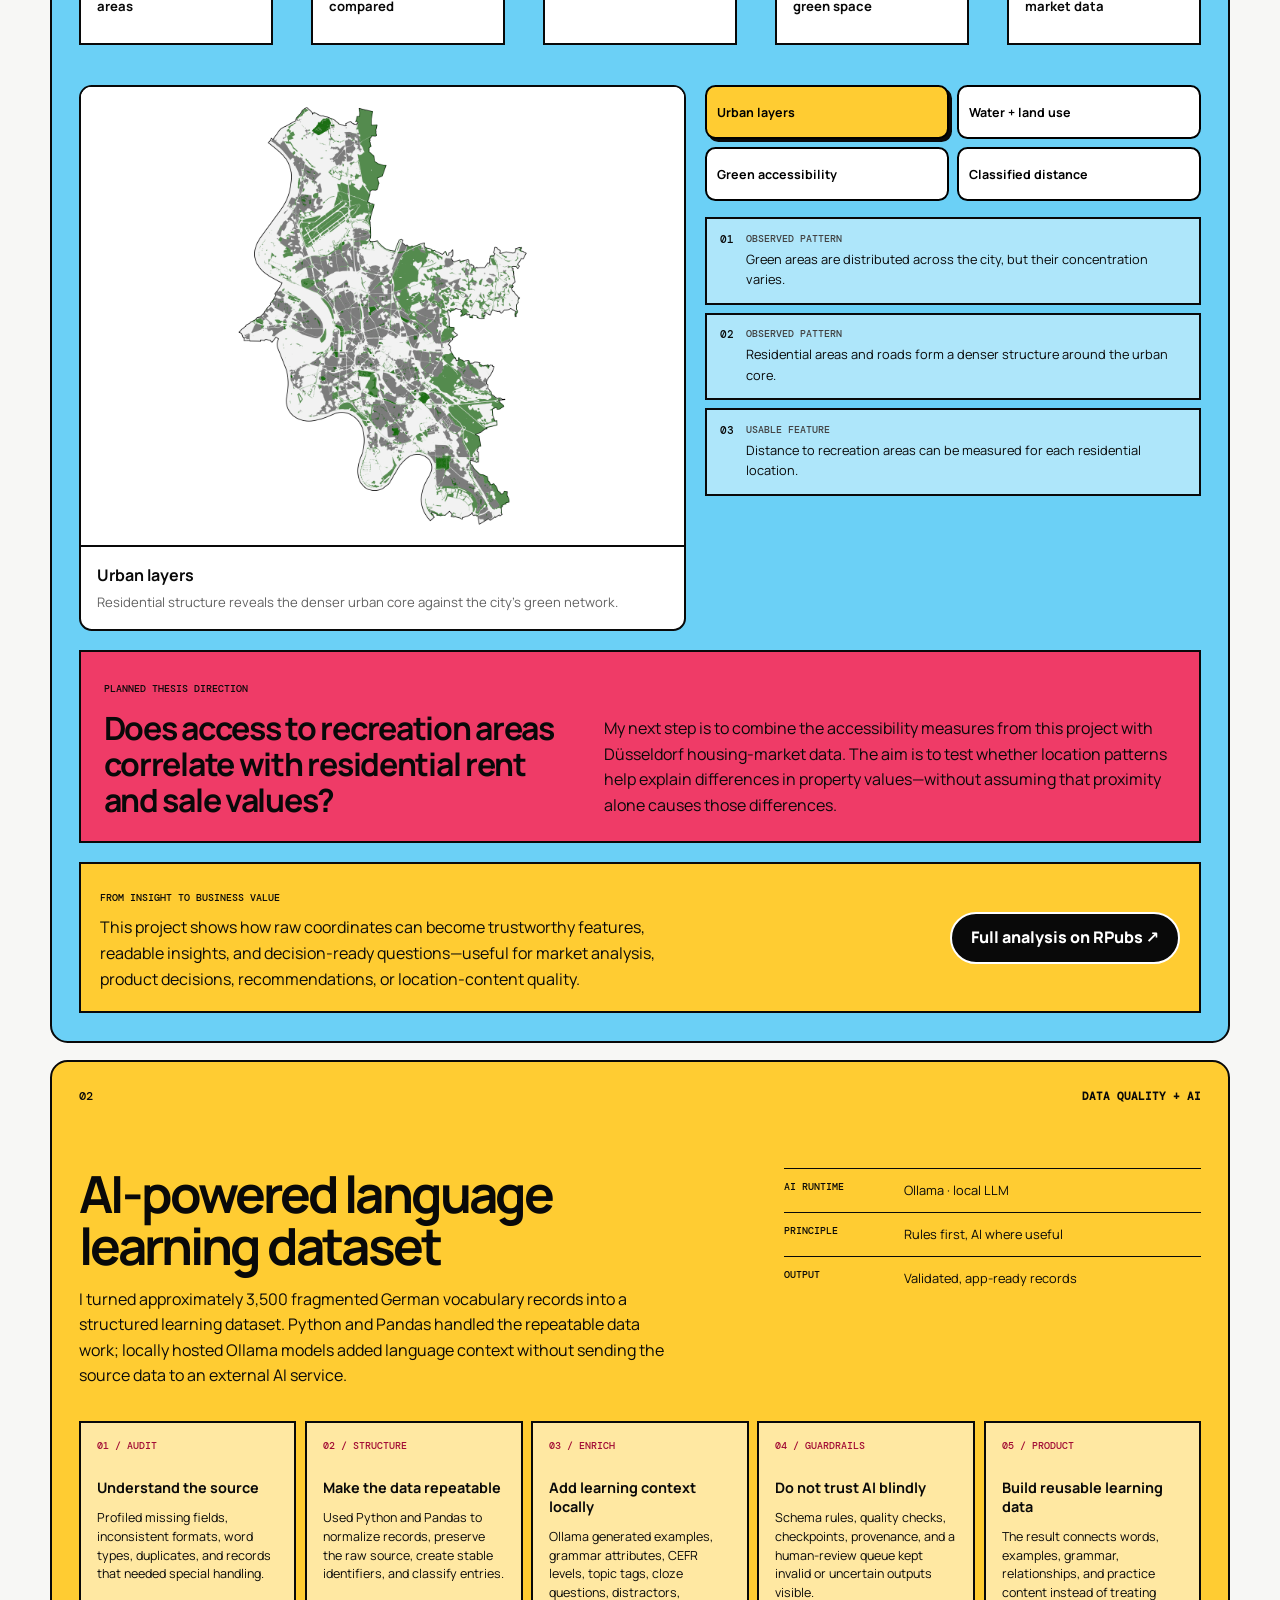
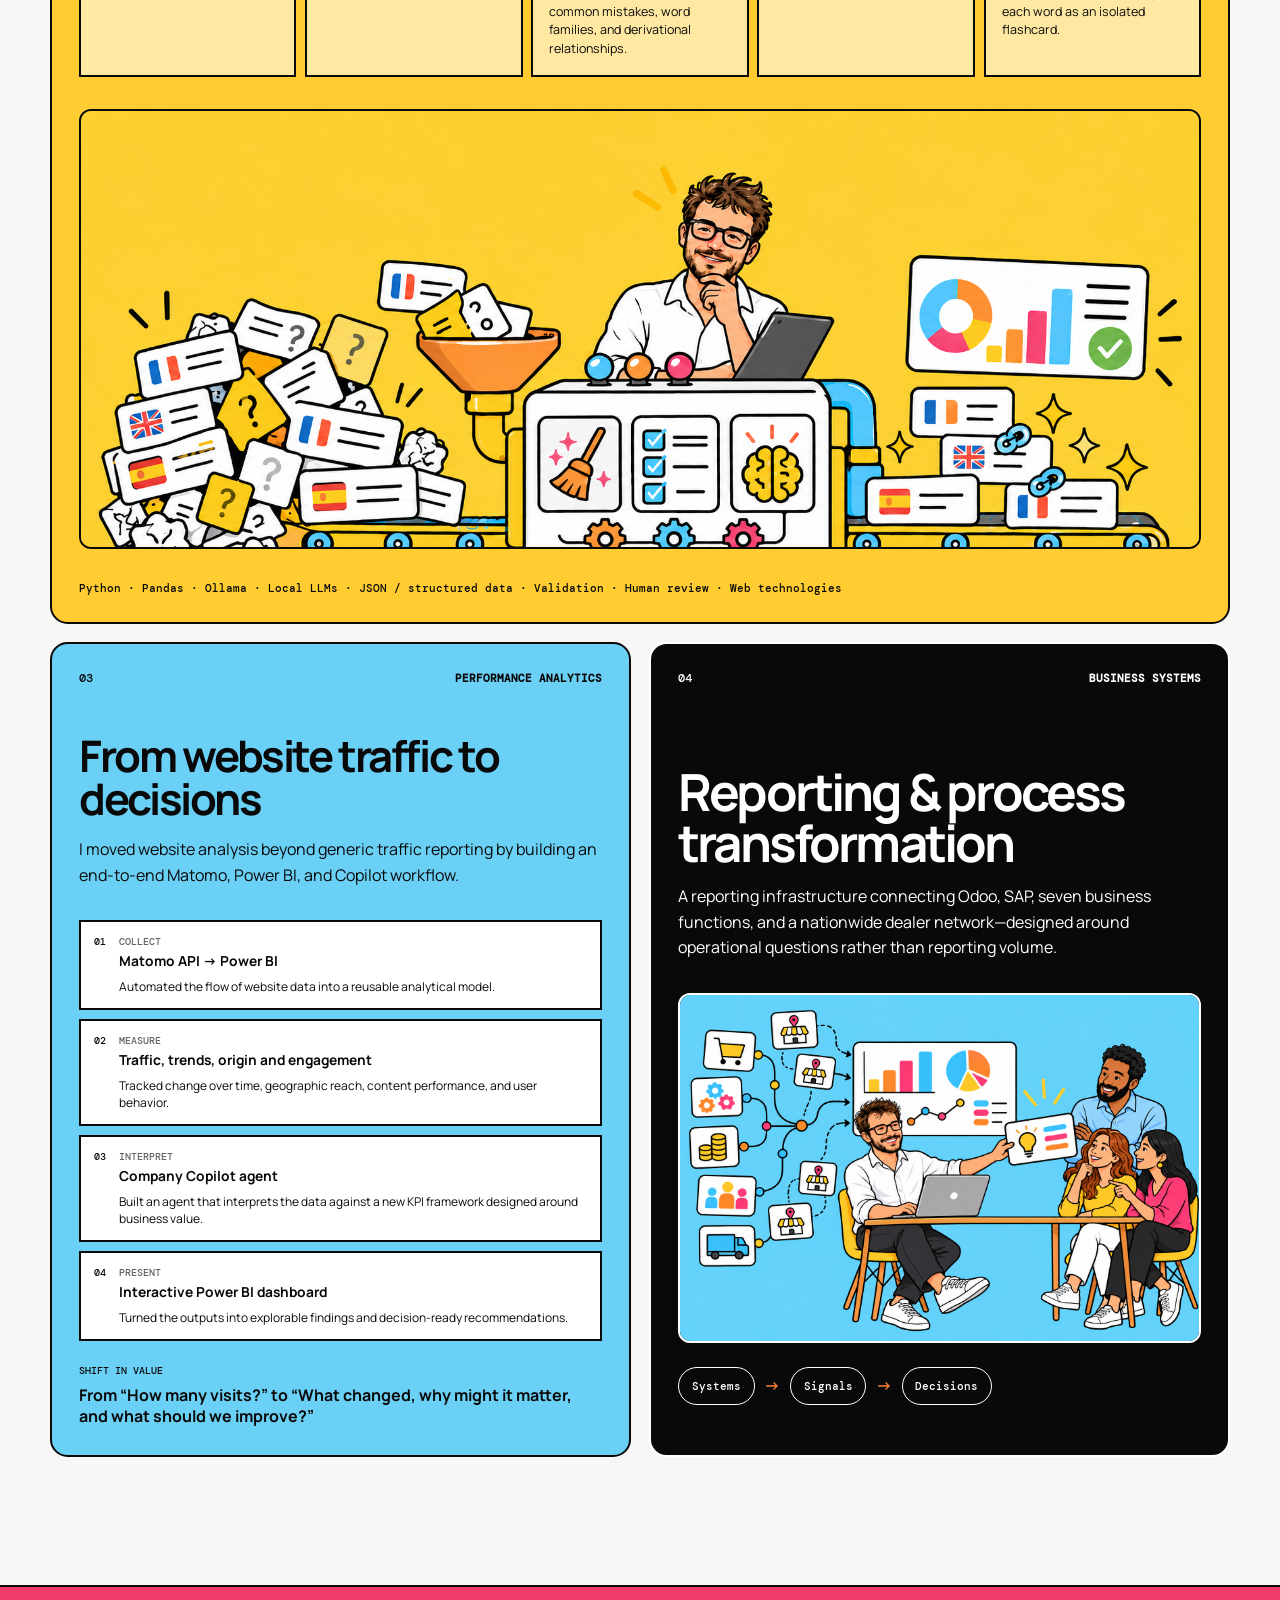
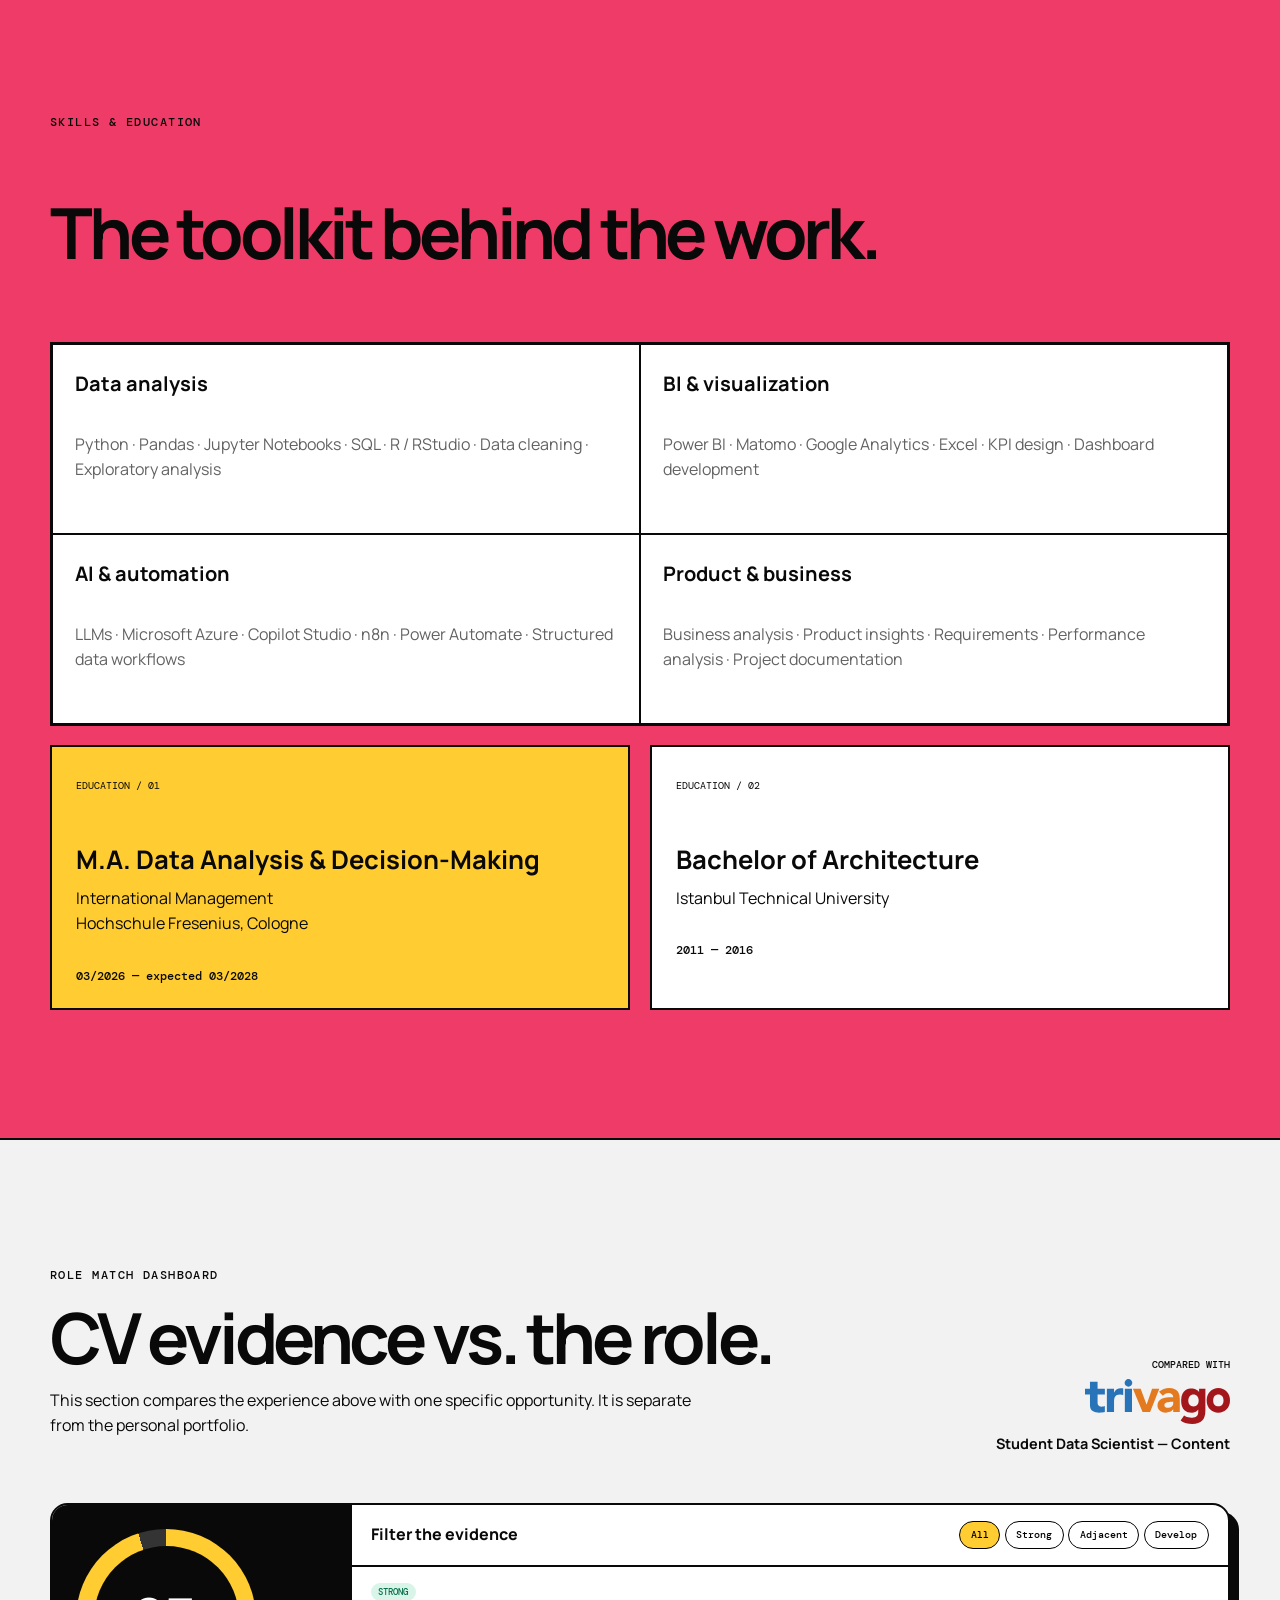
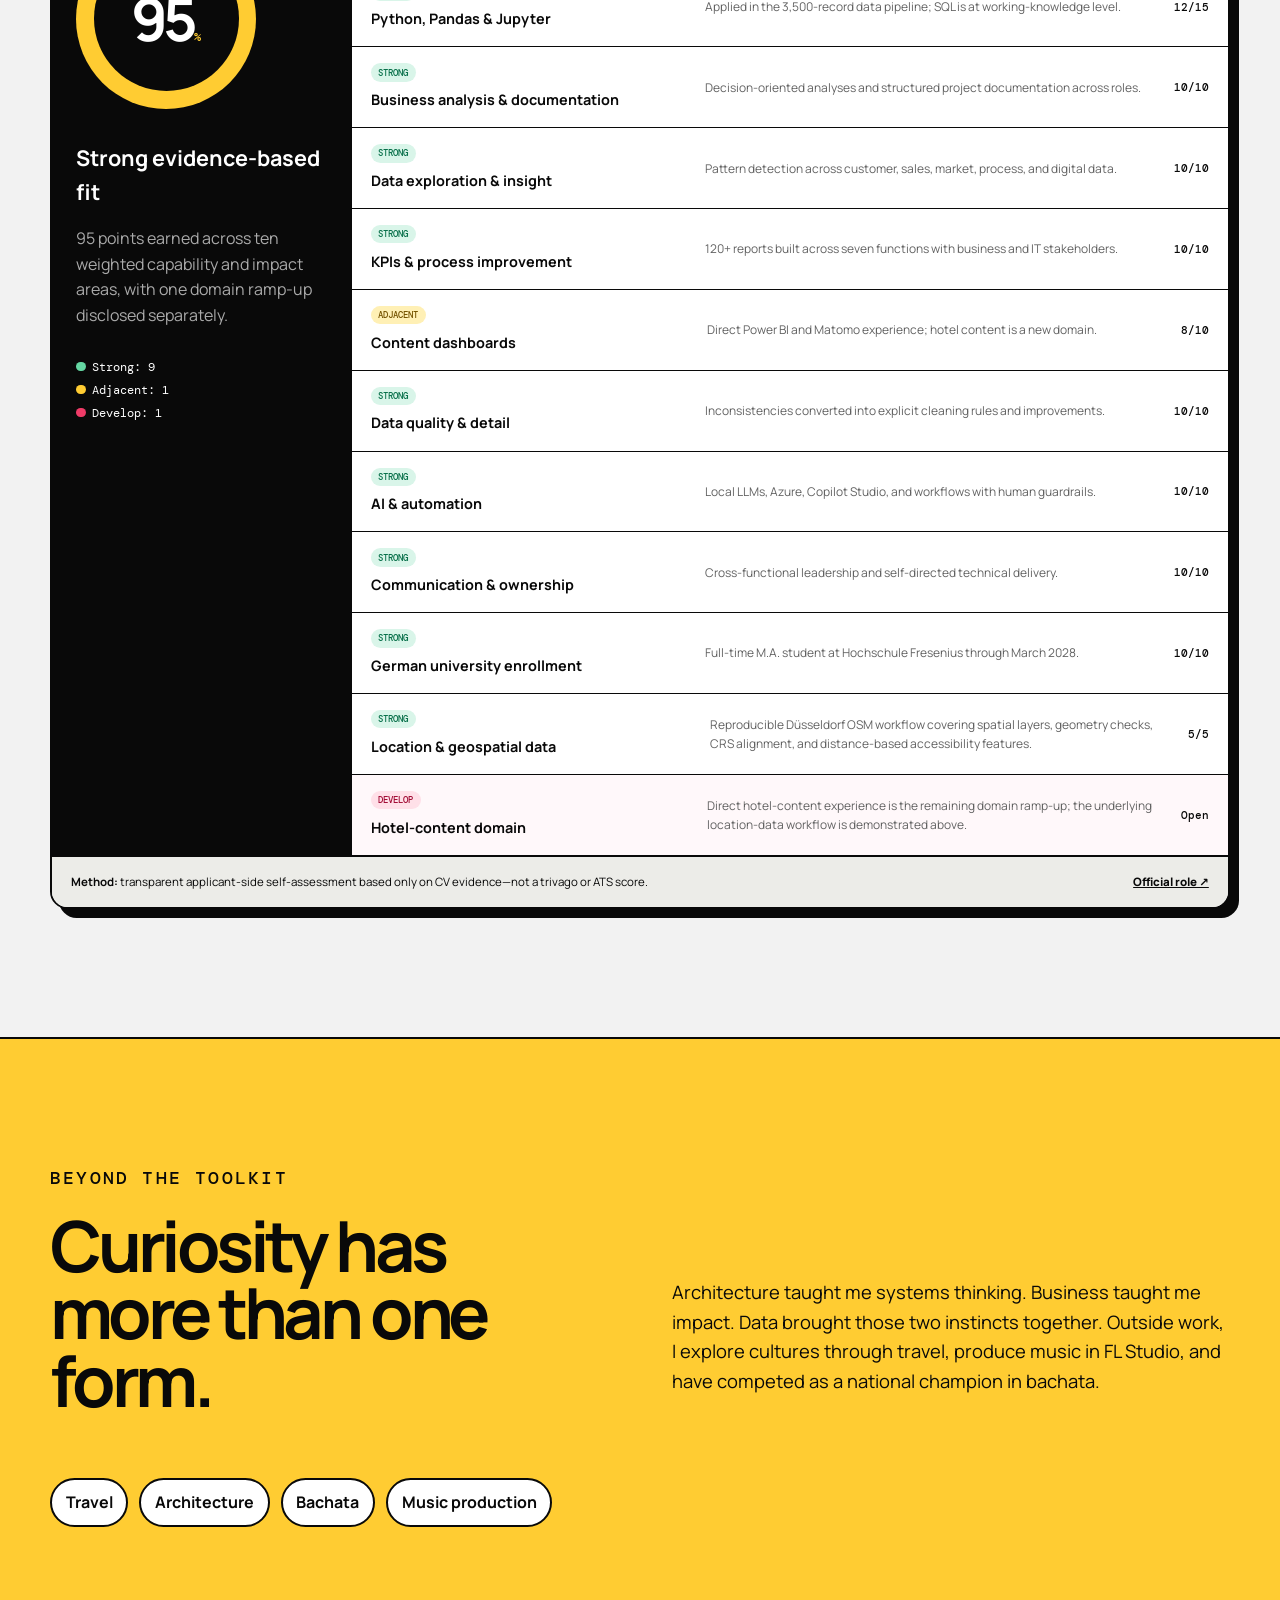
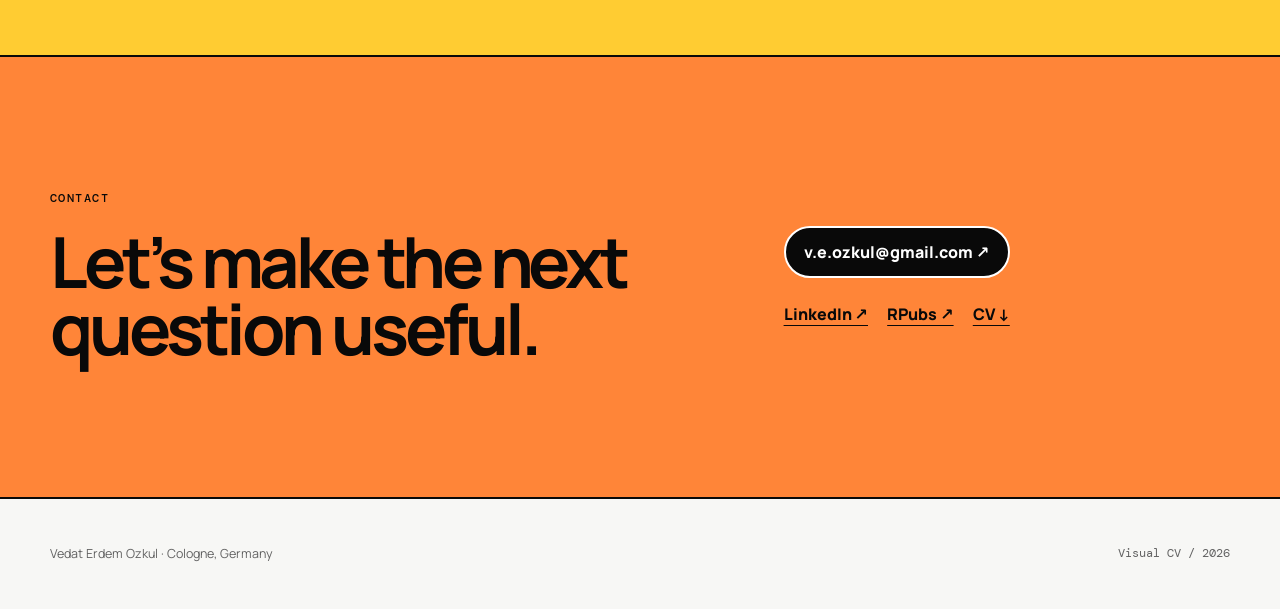
<file: portfolio-general.html>
<!doctype html>
<html lang="en">
<head>
  <meta charset="utf-8">
  <meta name="viewport" content="width=device-width, initial-scale=1">
  <meta name="description" content="The visual CV of Vedat Erdem Ozkul — data analytics, product insights, business transformation, and AI-enabled workflows.">
  <meta name="theme-color" content="#ffffff">
  <title>Vedat Erdem Ozkul — Visual CV</title>
  <link rel="icon" type="image/svg+xml" href="data:image/svg+xml,%3Csvg xmlns='http://www.w3.org/2000/svg' viewBox='0 0 64 64'%3E%3Crect width='64' height='64' rx='12' fill='%23ffcb2f'/%3E%3Cpath d='M14 16h9l9 31 9-31h9L37 52H27z' fill='%23090909'/%3E%3C/svg%3E">
  <link rel="preconnect" href="https://fonts.googleapis.com">
  <link rel="preconnect" href="https://fonts.gstatic.com" crossorigin>
  <link href="https://fonts.googleapis.com/css2?family=DM+Mono:wght@400;500&family=Manrope:wght@400;500;600;700;800&display=swap" rel="stylesheet">
  <link rel="stylesheet" href="styles.css">
  <script src="script.js?v=2" defer></script>
</head>
<body>
  <a class="skip-link" href="#main">Skip to content</a>
  <header class="site-header" data-header>
    <nav class="nav shell" aria-label="Primary navigation">
      <a class="identity" href="#top" aria-label="Vedat Erdem Ozkul, home"><span class="identity-mark" aria-hidden="true">V</span><span>Vedat Erdem Ozkul</span></a>
      <div class="nav-links"><a href="#experience">Experience</a><a href="#projects">Projects</a><a href="#skills">Skills</a><a href="#match">Role match</a></div>
      <a class="button button-small button-outline" href="assets/Vedat_Erdem_Ozkul_CV.pdf" download>Download CV</a>
    </nav>
  </header>

  <main id="main">
    <section class="hero" id="top">
      <div class="hero-grid shell">
        <div class="hero-copy reveal">
          <p class="eyebrow">Visual CV · Cologne, Germany</p>
          <h1>Vedat<br>Erdem<br><span>Ozkul.</span></h1>
          <p class="hero-role">Data Analytics · Applied Data Science<br>Product Insights · AI Automation</p>
        </div>
        <figure class="hero-portrait reveal">
          <img src="assets/illustrations/vedat-data-portrait.png?v=3" alt="Illustrated portrait of Vedat working with a laptop, surrounded by data charts" width="1024" height="1536">
        </figure>
      </div>
      <aside class="profile-board shell reveal" aria-label="Professional profile overview">
          <div class="board-top"><span class="mono">PROFILE / 2026</span><span class="board-dot" aria-hidden="true"></span></div>
          <p class="profile-lead">I structure complex information, find the useful signal, and turn it into systems people can act on.</p>
          <div class="profile-path" aria-label="Career path"><span>Architecture</span><i aria-hidden="true">→</i><span>Business</span><i aria-hidden="true">→</i><span>Data</span></div>
          <div class="board-grid">
            <div><small>Now</small><strong>thyssenkrupp Uhde</strong><span>Data / AI Solutions</span></div>
            <div><small>Study</small><strong>M.A. Data Analysis</strong><span>Expected 03/2028</span></div>
            <div><small>Focus</small><strong>Product impact</strong><span>Beyond reporting</span></div>
            <div><small>Method</small><strong>Human + AI</strong><span>With guardrails</span></div>
          </div>
      </aside>
      <div class="hero-ribbon" aria-hidden="true"><span>ANALYZE</span><b>•</b><span>STRUCTURE</span><b>•</b><span>BUILD</span><b>•</b><span>EXPLAIN</span><b>•</b><span>IMPROVE</span></div>
    </section>

    <section class="numbers shell" aria-label="Selected career metrics">
      <article class="number-card yellow reveal"><strong>3,500+</strong><span>records structured<br>and enriched</span></article>
      <article class="number-card blue reveal"><strong>120+</strong><span>automated reports<br>operationalized</span></article>
      <article class="number-card pink reveal"><strong>7</strong><span>business functions<br>connected</span></article>
      <article class="number-card orange reveal"><strong>287</strong><span>dealers supported by<br>data workflows</span></article>
    </section>

    <section class="section shell" aria-labelledby="what-i-do-title">
      <div class="section-title reveal"><p class="kicker">What I do</p><h2 id="what-i-do-title">From an ambiguous question to a usable answer.</h2></div>
      <div class="practice-grid">
        <article class="practice reveal"><span>01</span><h3>Explore</h3><p>Find patterns, inconsistencies, and the questions hidden inside structured and digital data.</p></article>
        <article class="practice reveal"><span>02</span><h3>Build</h3><p>Create dashboards, datasets, reports, and repeatable workflows that make the signal visible.</p></article>
        <article class="practice reveal"><span>03</span><h3>Translate</h3><p>Connect analytical findings to decisions that product, business, and technical teams can use.</p></article>
      </div>
    </section>

    <section class="experience-section" id="experience">
      <div class="section shell">
        <div class="section-title compact reveal"><p class="kicker">Experience</p><h2>A career built across disciplines.</h2></div>
        <div class="timeline">
          <article class="timeline-item reveal">
            <div class="timeline-date">03/2026 — NOW</div>
            <div class="timeline-role"><span>01</span><h3>Working Student — Corporate Communications & Data / AI Solutions</h3><p>thyssenkrupp Uhde GmbH · Dortmund</p></div>
            <div class="timeline-story"><p>Analyze communication and website data using Matomo and Power BI; define KPI-oriented reporting; prototype AI-enabled knowledge and automation workflows; and build lightweight web solutions during a corporate CMS migration.</p><div class="chips"><span>Power BI</span><span>Matomo</span><span>Azure</span><span>Copilot Studio</span><span>HTML/CSS/JS</span></div></div>
          </article>
          <article class="timeline-item reveal">
            <div class="timeline-date">05/2023 — 02/2026</div>
            <div class="timeline-role"><span>02</span><h3>Design, Brand & Marketing Manager</h3><p>Çamsan Ordu A.Ş. · Türkiye</p></div>
            <div class="timeline-story"><p>Led a cross-functional data and process transformation across a 287-dealer network. Built 120+ automated reports across seven functions and converted fragmented CRM, ERP, sales, marketing, and operational needs into structured workflows.</p><div class="chips"><span>Odoo</span><span>SAP</span><span>R</span><span>Google Analytics</span><span>Business Intelligence</span></div></div>
          </article>
          <article class="timeline-item reveal">
            <div class="timeline-date">08/2020 — 05/2023</div>
            <div class="timeline-role"><span>03</span><h3>Senior Architect</h3><p>Ordu Metropolitan Municipality · Türkiye</p></div>
            <div class="timeline-story"><p>Led 20+ public infrastructure and urban-development projects, aligning multidisciplinary teams and turning complex technical requirements into measurable plans and decision materials.</p><div class="chips"><span>20+ projects</span><span>Stakeholder management</span><span>Delivery</span></div></div>
          </article>
          <article class="timeline-item reveal">
            <div class="timeline-date">01/2017 — 08/2020</div>
            <div class="timeline-role"><span>04</span><h3>Co-Founder / Architect</h3><p>ARTITECH Architecture · Istanbul</p></div>
            <div class="timeline-story"><p>Co-founded and operated an architecture studio, managing client requirements and complete project delivery across more than 50,000 m² of architecture and interior-design work.</p><div class="chips"><span>50,000+ m²</span><span>Entrepreneurship</span><span>Systems thinking</span></div></div>
          </article>
          <article class="timeline-item reveal">
            <div class="timeline-date">03/2016 — 01/2017</div>
            <div class="timeline-role"><span>05</span><h3>3D Architectural Designer</h3><p>MME Architecture · Istanbul</p></div>
            <div class="timeline-story"><p>Created 3D architectural visualizations, technical drawings, design concepts, and permit documentation—using spatial analysis to translate how people, functions, and environments interact into clear design decisions.</p><div class="chips"><span>Spatial analysis</span><span>3D visualization</span><span>Architectural design</span><span>Technical documentation</span></div></div>
          </article>
        </div>
      </div>
    </section>

    <section class="section shell" id="projects">
      <div class="section-title reveal"><p class="kicker">Selected projects</p><h2>Work that makes information more useful.</h2></div>
      <div class="projects-grid">
        <article class="project project-wide geo-project reveal">
          <div class="project-meta"><span>01</span><b>LOCATION INTELLIGENCE + R</b></div>
          <div class="geo-intro">
            <div><h3>Reading Düsseldorf through data.</h3><p>I took raw Düsseldorf location data, checked and cleaned it, combined separate geographic layers, and turned it into maps that reveal how the city is organized. The map is not the end product—it makes complex place data usable for questions people and businesses can act on.</p></div>
            <div class="geo-proof" aria-label="Project facts"><span><small>Starting point</small><strong>Open city data</strong></span><span><small>Transformation</small><strong>Raw records → usable maps</strong></span><span><small>Outcome</small><strong>Insights + research question</strong></span></div>
          </div>
          <div class="geo-journey" aria-label="From raw geographic data to a decision-ready question">
            <article><span>01</span><small>Collect</small><strong>Roads, homes, water, parks and recreation areas</strong></article><b>→</b>
            <article><span>02</span><small>Prepare</small><strong>Check, clean and align locations so they can be compared</strong></article><b>→</b>
            <article><span>03</span><small>Visualize</small><strong>Turn processed data into readable city maps</strong></article><b>→</b>
            <article><span>04</span><small>Learn</small><strong>Find patterns and measure access to green space</strong></article><b>→</b>
            <article><span>05</span><small>Apply</small><strong>Shape a question that can be tested with market data</strong></article>
          </div>
          <div class="geo-explorer">
            <figure class="geo-map-card">
              <img src="assets/maps/dusseldorf-urban-layers.png" alt="Düsseldorf map combining residential structure and green areas" width="1602" height="1218" data-geo-map>
              <figcaption><strong data-geo-title>Urban layers</strong><span data-geo-caption>Residential structure reveals the denser urban core against the city’s green network.</span></figcaption>
            </figure>
            <div class="geo-panel">
              <div class="geo-tabs" role="tablist" aria-label="Explore Düsseldorf map layers">
                <button class="active" type="button" role="tab" aria-selected="true" data-map-src="assets/maps/dusseldorf-urban-layers.png" data-map-alt="Düsseldorf map combining residential structure and green areas" data-map-title="Urban layers" data-map-caption="Residential structure reveals the denser urban core against the city’s green network.">Urban layers</button>
                <button type="button" role="tab" aria-selected="false" data-map-src="assets/maps/dusseldorf-water-landuse.png" data-map-alt="Düsseldorf map combining water, residential areas, and green land use" data-map-title="Water + land use" data-map-caption="The Rhein and other water bodies add a defining spatial layer to the urban structure.">Water + land use</button>
                <button type="button" role="tab" aria-selected="false" data-map-src="assets/maps/dusseldorf-green-accessibility.png" data-map-alt="Düsseldorf residential points colored by distance to green areas" data-map-title="Green accessibility" data-map-caption="Residential points are measured against their distance to green areas as an accessibility indicator.">Green accessibility</button>
                <button type="button" role="tab" aria-selected="false" data-map-src="assets/maps/dusseldorf-classified-distance.png" data-map-alt="Düsseldorf map with residential points grouped into park-distance categories" data-map-title="Classified distance" data-map-caption="Continuous distances become readable product features when grouped into clear categories.">Classified distance</button>
              </div>
              <div class="geo-findings">
                <article><span>01</span><div><small>Observed pattern</small><p>Green areas are distributed across the city, but their concentration varies.</p></div></article>
                <article><span>02</span><div><small>Observed pattern</small><p>Residential areas and roads form a denser structure around the urban core.</p></div></article>
                <article><span>03</span><div><small>Usable feature</small><p>Distance to recreation areas can be measured for each residential location.</p></div></article>
              </div>
            </div>
          </div>
          <div class="geo-thesis">
            <div><small>PLANNED THESIS DIRECTION</small><h4>Does access to recreation areas correlate with residential rent and sale values?</h4></div>
            <p>My next step is to combine the accessibility measures from this project with Düsseldorf housing-market data. The aim is to test whether location patterns help explain differences in property values—without assuming that proximity alone causes those differences.</p>
          </div>
          <div class="geo-transfer"><div><small>FROM INSIGHT TO BUSINESS VALUE</small><p>This project shows how raw coordinates can become trustworthy features, readable insights, and decision-ready questions—useful for market analysis, product decisions, recommendations, or location-content quality.</p></div><a class="button button-dark" href="https://rpubs.com/Erdemzkul/efe" target="_blank" rel="noreferrer">Full analysis on RPubs ↗</a></div>
        </article>
        <article class="project project-wide reveal">
          <div class="project-meta"><span>02</span><b>DATA QUALITY + AI</b></div>
          <div class="project-layout"><div><h3>AI-powered language learning dataset</h3><p>I turned approximately 3,500 fragmented German vocabulary records into a structured learning dataset. Python and Pandas handled the repeatable data work; locally hosted Ollama models added language context without sending the source data to an external AI service.</p></div><dl><div><dt>AI runtime</dt><dd>Ollama · local LLM</dd></div><div><dt>Principle</dt><dd>Rules first, AI where useful</dd></div><div><dt>Output</dt><dd>Validated, app-ready records</dd></div></dl></div>
          <div class="language-pipeline" aria-label="Language dataset workflow">
            <article><span>01 / AUDIT</span><strong>Understand the source</strong><p>Profiled missing fields, inconsistent formats, word types, duplicates, and records that needed special handling.</p></article>
            <article><span>02 / STRUCTURE</span><strong>Make the data repeatable</strong><p>Used Python and Pandas to normalize records, preserve the raw source, create stable identifiers, and classify entries.</p></article>
            <article><span>03 / ENRICH</span><strong>Add learning context locally</strong><p>Ollama generated examples, grammar attributes, CEFR levels, topic tags, cloze questions, distractors, common mistakes, word families, and derivational relationships.</p></article>
            <article><span>04 / GUARDRAILS</span><strong>Do not trust AI blindly</strong><p>Schema rules, quality checks, checkpoints, provenance, and a human-review queue kept invalid or uncertain outputs visible.</p></article>
            <article><span>05 / PRODUCT</span><strong>Build reusable learning data</strong><p>The result connects words, examples, grammar, relationships, and practice content instead of treating each word as an isolated flashcard.</p></article>
          </div>
          <figure class="project-illustration pipeline-illustration"><img src="assets/illustrations/data-processing-pipeline.png?v=3" alt="Illustration of a data pipeline cleaning, validating, and enriching records" width="1774" height="887" loading="lazy"></figure>
          <div class="project-stack">Python · Pandas · Ollama · Local LLMs · JSON / structured data · Validation · Human review · Web technologies</div>
        </article>
        <article class="project communication-project reveal">
          <div class="project-meta"><span>03</span><b>PERFORMANCE ANALYTICS</b></div>
          <h3>From website traffic to decisions</h3><p>I moved website analysis beyond generic traffic reporting by building an end-to-end Matomo, Power BI, and Copilot workflow.</p>
          <div class="analytics-flow" aria-label="Website analytics workflow">
            <article><span>01</span><div><small>Collect</small><strong>Matomo API → Power BI</strong><p>Automated the flow of website data into a reusable analytical model.</p></div></article>
            <article><span>02</span><div><small>Measure</small><strong>Traffic, trends, origin and engagement</strong><p>Tracked change over time, geographic reach, content performance, and user behavior.</p></div></article>
            <article><span>03</span><div><small>Interpret</small><strong>Company Copilot agent</strong><p>Built an agent that interprets the data against a new KPI framework designed around business value.</p></div></article>
            <article><span>04</span><div><small>Present</small><strong>Interactive Power BI dashboard</strong><p>Turned the outputs into explorable findings and decision-ready recommendations.</p></div></article>
          </div>
          <div class="analytics-outcome"><small>SHIFT IN VALUE</small><strong>From “How many visits?” to “What changed, why might it matter, and what should we improve?”</strong></div>
        </article>
        <article class="project project-dark reveal">
          <div class="project-meta"><span>04</span><b>BUSINESS SYSTEMS</b></div>
          <h3>Reporting & process transformation</h3><p>A reporting infrastructure connecting Odoo, SAP, seven business functions, and a nationwide dealer network—designed around operational questions rather than reporting volume.</p>
          <figure class="project-illustration business-illustration"><img src="assets/illustrations/business-data-network.png" alt="Illustration of a team using connected business data and dashboards to make decisions" width="1536" height="1024" loading="lazy"></figure>
          <div class="flow-viz" aria-label="Business data flow"><span>Systems</span><b>→</b><span>Signals</span><b>→</b><span>Decisions</span></div>
        </article>
      </div>
    </section>

    <section class="skills-section" id="skills">
      <div class="section shell skills-layout">
        <div class="section-title compact reveal"><p class="kicker">Skills & education</p><h2>The toolkit behind the work.</h2></div>
        <div class="skill-groups reveal">
          <div><h3>Data analysis</h3><p>Python · Pandas · Jupyter Notebooks · SQL · R / RStudio · Data cleaning · Exploratory analysis</p></div>
          <div><h3>BI & visualization</h3><p>Power BI · Matomo · Google Analytics · Excel · KPI design · Dashboard development</p></div>
          <div><h3>AI & automation</h3><p>LLMs · Microsoft Azure · Copilot Studio · n8n · Power Automate · Structured data workflows</p></div>
          <div><h3>Product & business</h3><p>Business analysis · Product insights · Requirements · Performance analysis · Project documentation</p></div>
        </div>
        <div class="education-card reveal"><span class="mono">EDUCATION / 01</span><h3>M.A. Data Analysis & Decision-Making</h3><p>International Management<br>Hochschule Fresenius, Cologne</p><strong>03/2026 — expected 03/2028</strong></div>
        <div class="education-card secondary reveal"><span class="mono">EDUCATION / 02</span><h3>Bachelor of Architecture</h3><p>Istanbul Technical University</p><strong>2011 — 2016</strong></div>
      </div>
    </section>

    <section class="match-section" id="match">
      <div class="section shell">
        <div class="match-intro reveal">
          <div><p class="kicker">Role match dashboard</p><h2>CV evidence vs. the role.</h2><p>This section compares the experience above with one specific opportunity. It is separate from the personal portfolio.</p></div>
          <div class="target-role"><span>Compared with</span><img src="assets/trivago-logo.svg" alt="trivago"><strong>Student Data Scientist — Content</strong></div>
        </div>
        <div class="dashboard reveal">
          <aside class="score-card">
            <div class="score-ring" role="img" aria-label="95 percent evidence-based match"><span><strong>95</strong><small>%</small></span></div>
            <h3>Strong evidence-based fit</h3><p>95 points earned across ten weighted capability and impact areas, with one domain ramp-up disclosed separately.</p>
            <div class="legend"><span><i class="dot strong"></i>Strong: 9</span><span><i class="dot adjacent"></i>Adjacent: 1</span><span><i class="dot gap"></i>Develop: 1</span></div>
          </aside>
          <div class="dashboard-main">
            <div class="dashboard-toolbar"><p>Filter the evidence</p><div class="filter-buttons" role="group" aria-label="Filter role match evidence"><button class="active" type="button" data-filter="all">All</button><button type="button" data-filter="strong">Strong</button><button type="button" data-filter="adjacent">Adjacent</button><button type="button" data-filter="gap">Develop</button></div></div>
            <div class="evidence-list">
              <article class="evidence" data-status="strong"><div><span class="status strong">Strong</span><h3>Python, Pandas & Jupyter</h3></div><p>Applied in the 3,500-record data pipeline; SQL is at working-knowledge level.</p><strong>12/15</strong></article>
              <article class="evidence" data-status="strong"><div><span class="status strong">Strong</span><h3>Business analysis & documentation</h3></div><p>Decision-oriented analyses and structured project documentation across roles.</p><strong>10/10</strong></article>
              <article class="evidence" data-status="strong"><div><span class="status strong">Strong</span><h3>Data exploration & insight</h3></div><p>Pattern detection across customer, sales, market, process, and digital data.</p><strong>10/10</strong></article>
              <article class="evidence" data-status="strong"><div><span class="status strong">Strong</span><h3>KPIs & process improvement</h3></div><p>120+ reports built across seven functions with business and IT stakeholders.</p><strong>10/10</strong></article>
              <article class="evidence" data-status="adjacent"><div><span class="status adjacent">Adjacent</span><h3>Content dashboards</h3></div><p>Direct Power BI and Matomo experience; hotel content is a new domain.</p><strong>8/10</strong></article>
              <article class="evidence" data-status="strong"><div><span class="status strong">Strong</span><h3>Data quality & detail</h3></div><p>Inconsistencies converted into explicit cleaning rules and improvements.</p><strong>10/10</strong></article>
              <article class="evidence" data-status="strong"><div><span class="status strong">Strong</span><h3>AI & automation</h3></div><p>Local LLMs, Azure, Copilot Studio, and workflows with human guardrails.</p><strong>10/10</strong></article>
              <article class="evidence" data-status="strong"><div><span class="status strong">Strong</span><h3>Communication & ownership</h3></div><p>Cross-functional leadership and self-directed technical delivery.</p><strong>10/10</strong></article>
              <article class="evidence" data-status="strong"><div><span class="status strong">Strong</span><h3>German university enrollment</h3></div><p>Full-time M.A. student at Hochschule Fresenius through March 2028.</p><strong>10/10</strong></article>
              <article class="evidence" data-status="strong"><div><span class="status strong">Strong</span><h3>Location & geospatial data</h3></div><p>Reproducible Düsseldorf OSM workflow covering spatial layers, geometry checks, CRS alignment, and distance-based accessibility features.</p><strong>5/5</strong></article>
              <article class="evidence evidence-unweighted" data-status="gap"><div><span class="status gap">Develop</span><h3>Hotel-content domain</h3></div><p>Direct hotel-content experience is the remaining domain ramp-up; the underlying location-data workflow is demonstrated above.</p><strong>Open</strong></article>
            </div>
          </div>
          <div class="dashboard-note"><p><strong>Method:</strong> transparent applicant-side self-assessment based only on CV evidence—not a trivago or ATS score.</p><a href="https://careers.trivago.com/job/r8691180002/" target="_blank" rel="noreferrer">Official role ↗</a></div>
        </div>
      </div>
    </section>

    <section class="personal-section"><div class="section shell personal-grid reveal"><div><p class="kicker">Beyond the toolkit</p><h2>Curiosity has more than one form.</h2></div><p>Architecture taught me systems thinking. Business taught me impact. Data brought those two instincts together. Outside work, I explore cultures through travel, produce music in FL Studio, and have competed as a national champion in bachata.</p><div class="personal-tags"><span>Travel</span><span>Architecture</span><span>Bachata</span><span>Music production</span></div></div></section>
    <section class="contact-section"><div class="contact shell reveal"><div><p class="kicker">Contact</p><h2>Let’s make the next question useful.</h2></div><div class="contact-actions"><a class="button button-dark" href="mailto:v.e.ozkul@gmail.com">v.e.ozkul@gmail.com ↗</a><div><a href="https://www.linkedin.com/in/erdem-ozkul" target="_blank" rel="noreferrer">LinkedIn ↗</a><a href="https://rpubs.com/Erdemzkul" target="_blank" rel="noreferrer">RPubs ↗</a><a href="assets/Vedat_Erdem_Ozkul_CV.pdf" download>CV ↓</a></div></div></div></section>
  </main>
  <footer class="footer shell"><p>Vedat Erdem Ozkul · Cologne, Germany</p><p class="mono">Visual CV / 2026</p></footer>
</body>
</html>
</file>
<file: styles.css>
:root{--ink:#090909;--white:#fff;--paper:#f7f7f5;--line:#d9d9d4;--muted:#626262;--yellow:#ffcc32;--blue:#6bd0f6;--pink:#ef3b67;--orange:#ff8538;--green:#64d6a2;--radius:1.1rem;--shadow:9px 9px 0 var(--ink)}
*{box-sizing:border-box}html{scroll-behavior:smooth}body{margin:0;background:var(--paper);color:var(--ink);font:400 1rem/1.6 Manrope,system-ui,sans-serif;-webkit-font-smoothing:antialiased}a{color:inherit}.shell{width:min(1180px,calc(100% - 3rem));margin-inline:auto}.mono{font-family:"DM Mono",monospace}.skip-link{position:fixed;left:1rem;top:-5rem;z-index:100;background:#fff;padding:.8rem 1rem;border:2px solid;border-radius:.4rem}.skip-link:focus{top:1rem}
.site-header{position:sticky;top:0;z-index:50;background:rgba(255,255,255,.94);border-bottom:1px solid var(--line);backdrop-filter:blur(12px)}.nav{min-height:76px;display:flex;align-items:center;gap:2rem}.identity{display:flex;align-items:center;gap:.7rem;text-decoration:none;font-weight:800}.identity-mark{display:grid;place-items:center;width:2rem;aspect-ratio:1;background:var(--yellow);border:2px solid;border-radius:50%;font:500 .75rem "DM Mono",monospace}.nav-links{display:flex;gap:1.6rem;margin-left:auto}.nav-links a{text-decoration:none;font-size:.86rem;font-weight:650}.nav-links a:hover{text-decoration:underline;text-underline-offset:.3rem}.button{display:inline-flex;align-items:center;justify-content:center;min-height:50px;padding:.7rem 1.15rem;border:2px solid;border-radius:999px;text-decoration:none;font-weight:800;transition:transform .2s,box-shadow .2s}.button:hover{transform:translate(-2px,-2px);box-shadow:4px 4px 0 var(--ink)}.button-small{min-height:40px;padding:.5rem .9rem;font-size:.8rem}.button-outline{background:var(--white)}a:focus-visible,button:focus-visible{outline:3px solid #156f98;outline-offset:4px}
.hero{overflow:hidden;background:var(--yellow);border-bottom:2px solid}.hero-grid{display:grid;grid-template-columns:1fr .82fr;gap:3rem;align-items:center;min-height:690px;padding-block:3.5rem 1rem}.eyebrow,.kicker{margin:0 0 1.3rem;font:500 .75rem/1.3 "DM Mono",monospace;letter-spacing:.12em;text-transform:uppercase}.hero h1{margin:0;font-size:clamp(4.8rem,9vw,8.7rem);line-height:.76;letter-spacing:-.075em}.hero h1 span{color:var(--pink)}.hero-role{margin:2.3rem 0 0;font-weight:700;font-size:clamp(1rem,1.5vw,1.2rem)}.hero-portrait{align-self:end;margin:0;max-height:650px;overflow:hidden}.hero-portrait img{display:block;width:100%;height:650px;object-fit:cover;object-position:50% 15%}.profile-board{margin-block:0 3.5rem;padding:1.5rem;border:2px solid;border-radius:var(--radius);background:var(--blue);box-shadow:var(--shadow)}.board-top{display:flex;justify-content:space-between;align-items:center;border-bottom:2px solid;padding-bottom:1rem;font-size:.72rem}.board-dot{width:.7rem;aspect-ratio:1;background:var(--pink);border:2px solid;border-radius:50%}.profile-lead{max-width:880px;margin:1.5rem 0;font-size:clamp(1.35rem,2.5vw,2rem);line-height:1.15;letter-spacing:-.045em;font-weight:750}.profile-path{display:flex;align-items:center;flex-wrap:wrap;gap:.55rem;margin:0 0 1.5rem}.profile-path span{padding:.4rem .6rem;border:2px solid;border-radius:999px;background:var(--white);font:500 .68rem "DM Mono",monospace}.board-grid{display:grid;grid-template-columns:repeat(4,1fr);border:1px solid}.board-grid div{display:grid;padding:1rem;border:1px solid;min-height:106px;background:rgba(255,255,255,.14)}.board-grid small{font:500 .62rem "DM Mono",monospace;text-transform:uppercase}.board-grid strong{margin-top:.4rem}.board-grid span{font-size:.75rem}.hero-ribbon{display:flex;justify-content:center;gap:1.4rem;padding:.8rem;background:var(--ink);color:#fff;white-space:nowrap;font:500 .74rem "DM Mono",monospace;letter-spacing:.1em}.hero-ribbon b{color:var(--orange)}
.numbers{display:grid;grid-template-columns:repeat(4,1fr);margin-top:5rem}.number-card{display:grid;align-content:space-between;min-height:220px;padding:1.5rem;border:2px solid;border-right:0}.number-card:last-child{border-right:2px solid}.number-card strong{font-size:clamp(3rem,5vw,5.2rem);line-height:1;letter-spacing:-.07em}.number-card span{font-weight:650;font-size:.85rem}.yellow{background:var(--yellow)}.blue{background:var(--blue)}.pink{background:var(--pink)}.orange{background:var(--orange)}
.section{padding-block:8rem}.section-title{display:grid;grid-template-columns:.65fr 1.6fr;gap:3rem;align-items:start;margin-bottom:3.5rem}.section-title h2,.match-intro h2,.personal-grid h2,.contact h2{margin:0;font-size:clamp(2.8rem,5.5vw,5.5rem);line-height:.96;letter-spacing:-.06em}.section-title.compact{grid-template-columns:1fr}.section-title.compact h2{max-width:850px}.practice-grid{display:grid;grid-template-columns:repeat(3,1fr);border:2px solid}.practice{min-height:330px;padding:1.6rem;border-right:2px solid}.practice:last-child{border-right:0}.practice>span,.project-meta span{font:500 .72rem "DM Mono",monospace}.practice h3{margin:7rem 0 .7rem;font-size:2rem;letter-spacing:-.04em}.practice p{margin:0;color:var(--muted);max-width:300px}
.experience-section{background:var(--white);border-block:2px solid}.timeline{border-top:2px solid}.timeline-item{display:grid;grid-template-columns:.55fr 1fr 1.25fr;gap:2rem;padding:2.2rem 0;border-bottom:2px solid}.timeline-date{font:500 .7rem "DM Mono",monospace}.timeline-role{position:relative}.timeline-role>span{position:absolute;right:0;top:0;color:#b0b0aa;font:500 .72rem "DM Mono",monospace}.timeline-role h3{max-width:360px;margin:0 2rem .5rem 0;font-size:1.2rem;line-height:1.25}.timeline-role p{margin:0;color:var(--muted);font-size:.82rem}.timeline-story>p{margin:0;color:#383838}.chips{display:flex;flex-wrap:wrap;gap:.45rem;margin-top:1.2rem}.chips span{padding:.3rem .55rem;border:1.5px solid;border-radius:999px;font:500 .63rem "DM Mono",monospace;background:var(--paper)}
.projects-grid{display:grid;grid-template-columns:1fr 1fr;gap:1.1rem}.project{display:flex;flex-direction:column;min-height:420px;padding:1.7rem;border:2px solid;border-radius:var(--radius);background:var(--blue)}.project-wide{grid-column:1/-1;min-height:430px;background:var(--yellow)}.project-dark{background:var(--ink);color:#fff}.project-meta{display:flex;justify-content:space-between;font:500 .67rem "DM Mono",monospace}.project h3{margin:5rem 0 1rem;max-width:650px;font-size:clamp(2rem,4vw,3.9rem);line-height:1;letter-spacing:-.055em}.project p{max-width:600px;margin:0}.project-layout{display:grid;grid-template-columns:1.2fr .8fr;gap:5rem}.project-layout h3{margin:4rem 0 1rem}.project dl{margin-top:4rem}.project dl div{padding:.7rem 0;border-top:1.5px solid;display:grid;grid-template-columns:.35fr 1fr;gap:1rem}.project dt{font:500 .63rem "DM Mono",monospace;text-transform:uppercase}.project dd{margin:0;font-size:.8rem}.project-illustration{overflow:hidden;margin:2rem 0 0;border:2px solid var(--ink);border-radius:.75rem;background:var(--yellow)}.project-illustration img{display:block;width:100%;height:auto}.pipeline-illustration{max-height:440px}.pipeline-illustration img{aspect-ratio:2/1;object-fit:cover}.business-illustration{margin-top:2rem;border-color:#fff;background:var(--blue)}.business-illustration img{aspect-ratio:3/2;object-fit:cover}.project-stack{margin-top:auto;padding-top:2rem;font:500 .7rem "DM Mono",monospace}.bar-viz{height:110px;display:flex;align-items:end;gap:.45rem;margin-top:auto}.bar-viz i{height:var(--h);flex:1;background:var(--pink);border:2px solid;border-bottom:0}.flow-viz{display:flex;flex-wrap:wrap;align-items:center;gap:.6rem;margin-top:1.5rem}.flow-viz span{padding:.7rem .8rem;border:1.5px solid #fff;border-radius:999px;font:500 .68rem "DM Mono",monospace}.flow-viz b{color:var(--orange)}
.skills-section{background:var(--blue);border-block:2px solid}.skills-layout{display:grid;grid-template-columns:1fr 1fr;gap:1.2rem}.skills-layout>.section-title{grid-column:1/-1}.skill-groups{grid-column:1/-1;display:grid;grid-template-columns:1fr 1fr;border:2px solid;background:#fff}.skill-groups div{min-height:190px;padding:1.4rem;border:1px solid}.skill-groups h3{margin:0 0 2rem;font-size:1.25rem}.skill-groups p{margin:0;color:var(--muted)}.education-card{min-height:260px;padding:1.5rem;border:2px solid;background:var(--yellow)}.education-card.secondary{background:var(--white)}.education-card>span{font-size:.65rem}.education-card h3{margin:3rem 0 .7rem;font-size:1.6rem;line-height:1.15}.education-card p{margin:0}.education-card strong{display:block;margin-top:2rem;font:500 .72rem "DM Mono",monospace}
.match-section{background:var(--pink);border-bottom:2px solid}.match-intro{display:grid;grid-template-columns:1.3fr .7fr;gap:4rem;align-items:end;margin-bottom:3rem}.match-intro>div:first-child>p:last-child{max-width:650px}.target-role{display:grid;justify-items:end;text-align:right;gap:.5rem}.target-role span{font:500 .65rem "DM Mono",monospace;text-transform:uppercase}.target-role img{width:145px}.target-role strong{font-size:.9rem}.dashboard{overflow:hidden;border:2px solid;border-radius:var(--radius);background:#fff;box-shadow:var(--shadow);display:grid;grid-template-columns:300px 1fr}.score-card{padding:1.5rem;background:var(--ink);color:#fff}.score-ring{display:grid;place-items:center;width:180px;aspect-ratio:1;border-radius:50%;background:conic-gradient(var(--yellow) 90%,#343434 0);margin-bottom:2rem}.score-ring:before{content:"";grid-area:1/1;width:145px;aspect-ratio:1;border-radius:50%;background:var(--ink)}.score-ring span{grid-area:1/1;z-index:1}.score-ring strong{font-size:3.7rem;line-height:1;letter-spacing:-.07em}.score-ring small{color:var(--yellow);font:500 .75rem "DM Mono",monospace}.score-card h3{margin:0 0 .5rem;font-size:1.35rem}.score-card p{color:#aaa}.legend{display:grid;gap:.5rem;margin-top:2rem;font:400 .72rem "DM Mono",monospace}.dot{display:inline-block;width:.6rem;aspect-ratio:1;margin-right:.4rem;border-radius:50%}.dot.strong{background:var(--green)}.dot.adjacent{background:var(--yellow)}.dot.gap{background:var(--pink)}.dashboard-toolbar{display:flex;justify-content:space-between;align-items:center;padding:1rem 1.2rem;border-bottom:2px solid}.dashboard-toolbar p{margin:0;font-weight:750}.filter-buttons{display:flex;gap:.3rem}.filter-buttons button{border:1.5px solid;border-radius:999px;background:#fff;padding:.4rem .65rem;font:500 .65rem "DM Mono",monospace;cursor:pointer}.filter-buttons button.active{background:var(--yellow)}.evidence{display:grid;grid-template-columns:minmax(200px,.7fr) 1fr auto;gap:1rem;align-items:center;padding:1rem 1.2rem;border-bottom:1px solid}.evidence:last-child{border-bottom:0}.evidence.hidden{display:none}.evidence>div{display:grid;justify-items:start;gap:.4rem}.evidence h3{margin:0;font-size:.9rem}.evidence p{margin:0;color:var(--muted);font-size:.75rem}.evidence>strong{font:500 .7rem "DM Mono",monospace}.status{padding:.2rem .45rem;border-radius:999px;font:500 .58rem "DM Mono",monospace;text-transform:uppercase}.status.strong{background:#d9f5e9;color:#08704a}.status.adjacent{background:#fff0b5;color:#755300}.status.gap{background:#ffe0e8;color:#a20c35}.dashboard-note{grid-column:1/-1;display:flex;justify-content:space-between;gap:2rem;padding:1rem 1.2rem;border-top:2px solid;background:#ecece8;font-size:.72rem}.dashboard-note p{margin:0}.dashboard-note a{white-space:nowrap;font-weight:800}
.personal-section{background:var(--yellow);border-bottom:2px solid}.personal-grid{display:grid;grid-template-columns:1fr 1fr;gap:4rem;align-items:end}.personal-grid p{font-size:1.15rem}.personal-tags{grid-column:1/-1;display:flex;flex-wrap:wrap;gap:.7rem}.personal-tags span{padding:.6rem .85rem;border:2px solid;border-radius:999px;background:#fff;font-weight:700}.contact-section{background:var(--orange);border-bottom:2px solid}.contact{min-height:440px;display:grid;grid-template-columns:1.2fr .8fr;gap:4rem;align-items:center}.contact-actions{display:grid;gap:1.5rem;justify-items:start}.button-dark{background:var(--ink);color:#fff}.contact-actions>div{display:flex;gap:1.2rem;flex-wrap:wrap}.contact-actions>div a{font-weight:800;text-underline-offset:.3rem}.footer{min-height:110px;display:flex;justify-content:space-between;align-items:center;color:var(--muted);font-size:.78rem}
.reveal{opacity:0;transform:translateY(18px);transition:opacity .6s,transform .6s}.reveal.visible{opacity:1;transform:none}@media(prefers-reduced-motion:reduce){html{scroll-behavior:auto}.reveal{opacity:1;transform:none}*{transition-duration:.01ms!important}}
@media(max-width:900px){.hero-grid,.section-title,.timeline-item,.project-layout,.match-intro,.personal-grid,.contact{grid-template-columns:1fr}.hero-grid{gap:1rem}.hero-portrait{justify-self:center;width:min(100%,540px)}.board-grid{grid-template-columns:1fr 1fr}.numbers{grid-template-columns:1fr 1fr}.number-card:nth-child(2){border-right:2px solid}.number-card:nth-child(-n+2){border-bottom:0}.practice-grid{grid-template-columns:1fr}.practice{min-height:220px;border-right:0;border-bottom:2px solid}.practice:last-child{border-bottom:0}.practice h3{margin-top:3rem}.timeline-item{gap:1rem}.timeline-role>span{left:auto}.projects-grid{grid-template-columns:1fr}.project-wide{grid-column:auto}.project-layout{gap:0}.dashboard{grid-template-columns:1fr}.score-card{display:grid;grid-template-columns:auto 1fr;gap:1.5rem}.score-ring{grid-row:1/4;margin:0;width:145px}.score-ring:before{width:116px}.score-ring strong{font-size:3rem}.legend{grid-column:2;margin:0}.personal-tags{grid-column:auto}.contact{padding-block:5rem}}
@media(max-width:640px){.shell{width:min(100% - 1.5rem,1180px)}.nav{min-height:68px}.identity span:last-child,.nav-links{display:none}.hero-grid{min-height:auto;padding-block:4rem 0}.hero h1{font-size:clamp(4rem,23vw,6.7rem)}.hero-portrait{max-height:520px}.hero-portrait img{height:520px}.profile-board{margin-top:1rem;margin-bottom:2rem;box-shadow:5px 5px 0}.board-grid{grid-template-columns:1fr}.board-grid div{min-height:90px}.hero-ribbon{justify-content:flex-start;overflow:hidden}.numbers{margin-top:2rem}.number-card{min-height:150px;padding:1rem}.number-card strong{font-size:2.7rem}.number-card span{font-size:.7rem}.section{padding-block:5.5rem}.section-title h2,.match-intro h2,.personal-grid h2,.contact h2{font-size:2.75rem}.timeline-item{padding:1.7rem 0}.project{min-height:390px;padding:1.25rem}.project h3{margin-top:3.5rem}.skills-layout,.skill-groups{grid-template-columns:1fr}.skill-groups div{min-height:160px}.target-role{justify-items:start;text-align:left}.dashboard{box-shadow:5px 5px 0}.score-card{grid-template-columns:1fr}.score-ring{grid-row:auto}.legend{grid-column:auto}.dashboard-toolbar{align-items:start;gap:1rem;flex-direction:column}.filter-buttons{flex-wrap:wrap}.evidence{grid-template-columns:1fr auto}.evidence p{grid-column:1/-1}.dashboard-note{flex-direction:column}.dashboard-note a{align-self:start}.footer{flex-direction:column;align-items:start;justify-content:center}.contact{min-height:470px;gap:1rem}}

/* Düsseldorf geospatial edition */
.geo-project{background:var(--blue)}
.geo-intro{display:grid;grid-template-columns:1.2fr .8fr;gap:3rem;align-items:end}
.geo-project h3{margin:3rem 0 1rem}
.geo-proof{display:grid;gap:.55rem}
.geo-proof span{display:grid;padding:.8rem 1rem;border:2px solid;background:#fff}
.geo-proof small{font:500 .65rem "DM Mono",monospace;text-transform:uppercase}
.geo-proof strong{margin-top:.2rem;font-size:.9rem}
.geo-journey{display:grid;grid-template-columns:repeat(4,1fr auto) 1fr;gap:.55rem;align-items:center;margin-top:2rem}
.geo-journey article{display:grid;align-content:start;min-height:150px;padding:1rem;border:2px solid;background:#fff}
.geo-journey article span{font:500 .65rem "DM Mono",monospace;color:var(--pink)}
.geo-journey article small,.geo-findings small{margin-top:1.1rem;font:500 .64rem "DM Mono",monospace;text-transform:uppercase}
.geo-journey article strong{margin-top:.35rem;font-size:.82rem;line-height:1.35}
.geo-journey>b{color:var(--pink);font-size:1.25rem}
.geo-explorer{display:grid;grid-template-columns:1.1fr .9fr;gap:1.2rem;margin-top:2.5rem}
.geo-map-card{margin:0;border:2px solid;border-radius:.8rem;overflow:hidden;background:#fff}
.geo-map-card img{display:block;width:100%;height:auto;aspect-ratio:1602/1218;object-fit:contain;background:#fff}
.geo-map-card figcaption{display:grid;gap:.2rem;padding:1rem;border-top:2px solid}
.geo-map-card figcaption strong{font-size:1rem}
.geo-map-card figcaption span{color:var(--muted);font-size:.82rem}
.geo-panel{display:flex;flex-direction:column;gap:1rem}
.geo-tabs{display:grid;grid-template-columns:1fr 1fr;gap:.5rem}
.geo-tabs button{min-height:54px;padding:.65rem;border:2px solid;border-radius:.65rem;background:#fff;text-align:left;font:700 .78rem Manrope,sans-serif;cursor:pointer}
.geo-tabs button.active{background:var(--yellow);box-shadow:3px 3px 0 var(--ink)}
.geo-flow{display:flex;flex-wrap:wrap;align-items:center;gap:.45rem;padding:1rem;border:2px solid;background:#fff}
.geo-flow span{font:500 .68rem "DM Mono",monospace}
.geo-flow b{color:var(--pink)}
.geo-findings{display:grid;gap:.5rem}
.geo-findings article{display:grid;grid-template-columns:auto 1fr;gap:.8rem;padding:.8rem;border:2px solid;background:rgba(255,255,255,.45)}
.geo-findings span{font:500 .68rem "DM Mono",monospace}
.geo-findings small{display:block;margin:0 0 .25rem;color:#414141}
.geo-findings p{font-size:.8rem}
.geo-thesis{display:grid;grid-template-columns:.9fr 1.1fr;gap:2rem;margin-top:1.2rem;padding:1.4rem;border:2px solid;background:var(--pink)}
.geo-thesis small{font:500 .65rem "DM Mono",monospace}
.geo-thesis h4{margin:.7rem 0 0;font-size:clamp(1.35rem,2.5vw,2.15rem);line-height:1.12;letter-spacing:-.04em}
.geo-thesis p{align-self:end;max-width:none}
.geo-transfer{display:flex;justify-content:space-between;align-items:center;gap:2rem;margin-top:1.2rem;padding:1.2rem;border:2px solid;background:var(--yellow)}
.geo-transfer>div{max-width:720px}
.geo-transfer small{font:500 .65rem "DM Mono",monospace;text-transform:uppercase}
.geo-transfer p{margin-top:.4rem}
.evidence-unweighted{background:#fff8fa}
.score-ring{background:conic-gradient(var(--yellow) 95%,#343434 0)}
.language-pipeline{display:grid;grid-template-columns:repeat(5,1fr);gap:.55rem;margin-top:2rem}
.language-pipeline article{display:grid;align-content:start;min-height:230px;padding:1rem;border:2px solid;background:rgba(255,255,255,.55)}
.language-pipeline span,.analytics-flow span,.analytics-flow small,.analytics-outcome small{font:500 .64rem "DM Mono",monospace}
.language-pipeline span{color:#a20c35}
.language-pipeline strong{margin-top:1.7rem;font-size:.9rem;line-height:1.3}
.language-pipeline p{margin-top:.7rem;font-size:.78rem;line-height:1.5}
.communication-project h3{margin:3rem 0 1rem;font-size:clamp(2rem,3.4vw,3.25rem)}
.analytics-flow{display:grid;gap:.55rem;margin-top:2rem}
.analytics-flow article{display:grid;grid-template-columns:auto 1fr;gap:.8rem;padding:.8rem;border:2px solid;background:#fff}
.analytics-flow article>div{display:grid}
.analytics-flow small{text-transform:uppercase;color:var(--muted)}
.analytics-flow strong{margin-top:.15rem;font-size:.86rem}
.analytics-flow p{margin-top:.35rem;font-size:.75rem;line-height:1.45}
.analytics-outcome{display:grid;gap:.5rem;margin-top:auto;padding-top:1.4rem}
.analytics-outcome strong{font-size:1rem;line-height:1.35}
@media(max-width:900px){.geo-intro,.geo-explorer,.geo-thesis{grid-template-columns:1fr}.geo-journey{grid-template-columns:1fr}.geo-journey>b{transform:rotate(90deg);justify-self:center}.geo-journey article{min-height:auto}.language-pipeline{grid-template-columns:1fr 1fr}.language-pipeline article{min-height:190px}.language-pipeline article:last-child{grid-column:1/-1}}
@media(max-width:640px){.geo-tabs{grid-template-columns:1fr}.geo-transfer{align-items:flex-start;flex-direction:column}.geo-thesis{gap:1rem}.language-pipeline{grid-template-columns:1fr}.language-pipeline article,.language-pipeline article:last-child{grid-column:auto;min-height:auto}.language-pipeline strong{margin-top:1rem}}

/* Neutral background keeps the original green company logo readable. */
.match-section{background:#f2f2f2}

.hero h1 .hero-surname{color:#008c4b;display:inline-flex;align-items:center;gap:.12em;white-space:nowrap}.hero-surname img{width:.43em;height:.82em;object-fit:contain;flex-shrink:0}

.hero-name-lockup{display:flex;align-items:stretch;gap:20px}.hero-name-lockup h1{font-size:clamp(3.5rem,7vw,6.6rem);flex:1;min-width:0}.hero-name-symbol{width:100px;height:auto;object-fit:fill;align-self:stretch;flex-shrink:0}.hero h1 .hero-surname{display:inline;color:#008c4b;white-space:nowrap}.hero-grid{grid-template-columns:1.18fr .82fr}
@media(max-width:900px){.hero-grid{grid-template-columns:1fr}.hero-name-lockup h1{font-size:clamp(4rem,12vw,6.6rem)}.hero-name-symbol{width:clamp(70px,15vw,125px)}}
@media(max-width:640px){.hero-name-lockup{gap:12px}.hero-name-lockup h1{font-size:clamp(2.8rem,17vw,6rem)}.hero-name-symbol{width:18vw;max-width:105px}}

.numbers .number-card.blue strong{font-size:clamp(2.7rem,4.6vw,4.8rem)}.numbers .number-card.blue span{font-size:.76rem;line-height:1.5}

.skills-section{background:var(--pink)}

.experience-section{background:#bccc16}

.cms-illustration{margin:2rem 0 0;border:2px solid var(--ink);border-radius:.7rem;overflow:hidden;background:#06121e}.cms-illustration img{display:block;width:100%;height:auto;aspect-ratio:3/2;object-fit:cover}

/* Paired case studies share the same rows and footer treatment. */
.case-balanced{display:grid;grid-template-rows:auto auto 1fr auto auto auto;align-content:start;gap:0}.case-balanced h3{margin:3rem 0 1rem;min-height:3em}.case-balanced>p{margin:0;min-height:12em}.case-balanced .project-illustration{margin:2rem 0 0;width:100%;aspect-ratio:3/2;border:2px solid currentColor;border-radius:.7rem;overflow:hidden}.case-balanced .project-illustration img{display:block;width:100%;height:100%;aspect-ratio:auto;object-fit:cover}.case-tags{display:flex;flex-wrap:wrap;align-items:center;align-content:flex-start;gap:.5rem;padding-top:1.5rem;min-height:6rem}.case-tags span{font:500 .65rem/1.5 "DM Mono",monospace;border:1.5px solid currentColor;border-radius:999px;padding:.55rem .75rem}.case-action{padding-top:1rem}.case-action .button{background:#fff;color:#090909;border-color:#090909}.project-dark .case-action .button{background:#090909;color:#fff;border-color:#fff}.project-dark .case-action .button:hover{box-shadow:4px 4px 0 #fff}@media(min-width:901px){.case-balanced{grid-row:span 6;grid-template-rows:subgrid;row-gap:0}.case-balanced h3{min-height:0}.case-balanced>p{min-height:0}}@media(max-width:900px){.case-balanced h3,.case-balanced>p{min-height:0}.case-balanced .case-tags{min-height:0}.case-balanced .case-action{padding-top:1.5rem}}
@media(min-width:901px){.case-balanced .project-illustration{height:clamp(260px,27vw,350px);aspect-ratio:auto}}
</file>
